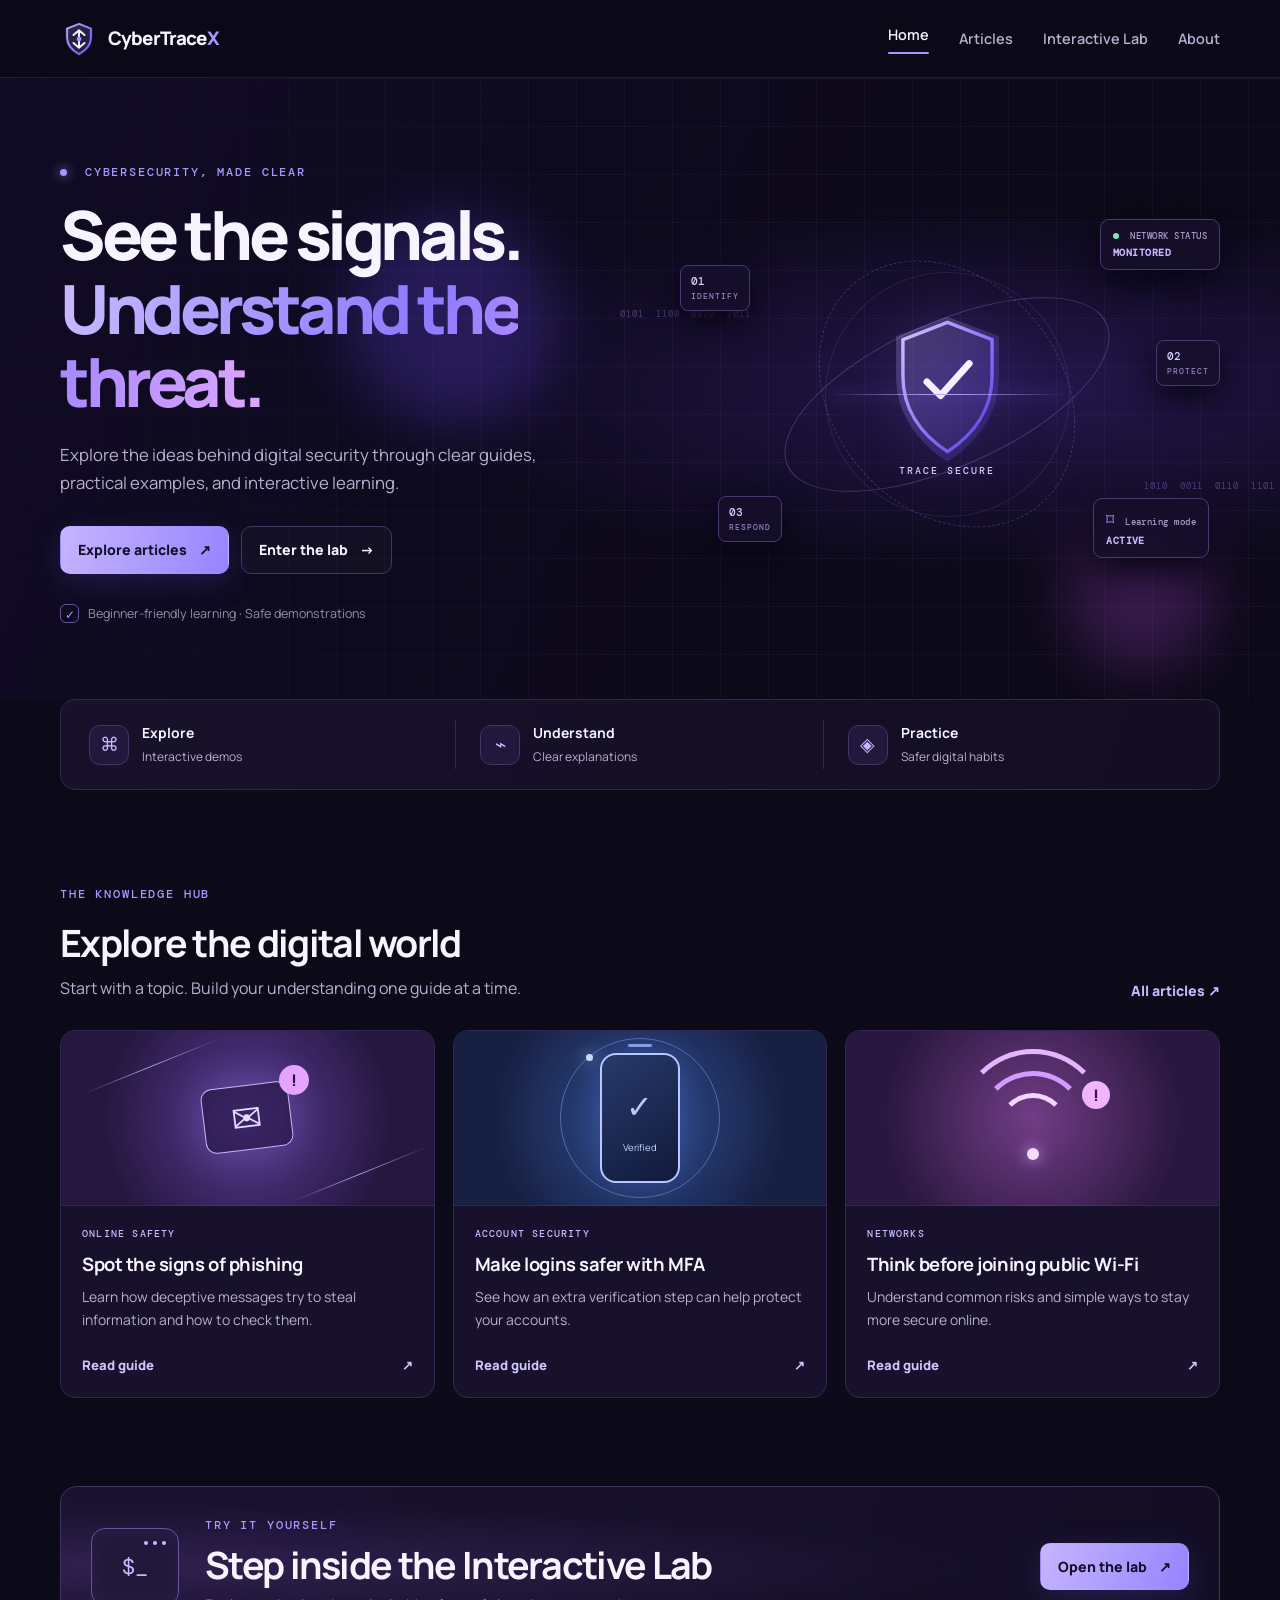
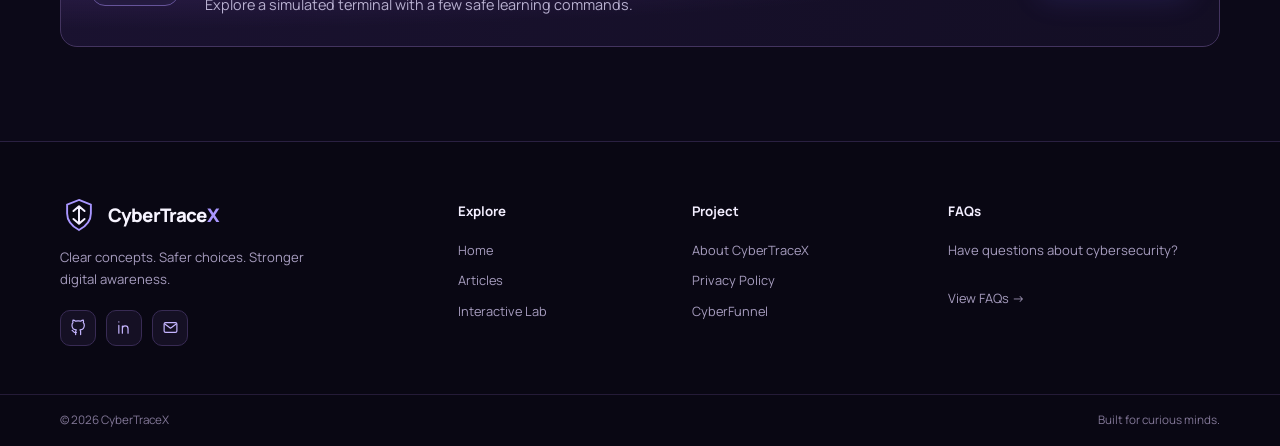
<file: index.html>
<!doctype html>
<html lang="en">
<head>
  <meta charset="utf-8">
  <meta name="viewport" content="width=device-width, initial-scale=1">
  <meta name="theme-color" content="#100b24">
  <meta name="google-site-verification" content="kgRraayxM0-Kqo89R2C2oo0rtzGvhjmLgBOAhAIBMYk" />
  <meta name="description" content="CyberTraceX is an interactive cybersecurity learning platform, knowledge hub, and simulated terminal lab founded and developed by Arusham Tahir.">
  <meta name="author" content="Arusham Tahir">
  <meta property="og:title" content="CyberTraceX — Explore the Digital Frontier">
  <meta property="og:description" content="Interactive cybersecurity guides, practical examples, and a simulated terminal lab. Founded and developed by Arusham Tahir.">
  <meta property="og:url" content="https://cybertracex.vercel.app/">
  <meta property="og:type" content="website">
  <script type="application/ld+json">
  {
    "@context": "https://schema.org",
    "@type": "WebSite",
    "name": "CyberTraceX",
    "url": "https://cybertracex.vercel.app/",
    "founder": {
      "@type": "Person",
      "name": "Arusham Tahir",
      "url": "https://arusham-tahir-portfolio.vercel.app/"
    }
  }
  </script>
  <title>CyberTraceX — Explore the Digital Frontier</title>
  <link rel="stylesheet" href="style.css">
  <link rel="icon" type="image/png" href="/cybertracex-logo.png">
  <script src="script.js" defer></script>
</head>
<body>
<header class="header">
  <a class="brand" href="index.html" aria-label="CyberTraceX home">
    <svg class="brand-mark" viewBox="0 0 48 48" role="img" aria-label="CyberTraceX logo">
      <defs><linearGradient id="brandGradient" x1="0" y1="0" x2="1" y2="1"><stop stop-color="#c4a7ff"/><stop offset="1" stop-color="#6b5cff"/></linearGradient></defs>
      <path d="M24 3 41 10v12c0 11-7 18-17 23C14 40 7 33 7 22V10Z" fill="url(#brandGradient)" opacity=".2"/>
      <path d="M24 5 39 11v11c0 9-6 16-15 21C15 38 9 31 9 22V11Z" fill="none" stroke="url(#brandGradient)" stroke-width="2.4"/>
      <path d="m17 19 7-6 7 6M17 29l7 6 7-6M24 14v20" fill="none" stroke="#f4efff" stroke-width="2.5" stroke-linecap="round" stroke-linejoin="round"/>
      <circle cx="24" cy="24" r="3" fill="#a996ff"/>
    </svg>
    <span>CyberTrace<span class="brand-x">X</span></span>
  </a>
  <button class="menu-toggle" aria-expanded="false" aria-controls="site-nav">Menu <span aria-hidden="true">☰</span></button>
  <nav class="nav" id="site-nav" aria-label="Main navigation">
    <a class="active" href="index.html">Home</a>
    <a href="articles.html">Articles</a>
    <a href="tools.html">Interactive Lab</a>
    <a href="about.html">About</a>
  </nav>
</header>

<main>
  <section class="hero">
    <div class="hero-grid" aria-hidden="true"></div>
    <div class="orb orb-one" aria-hidden="true"></div><div class="orb orb-two" aria-hidden="true"></div>
    <div class="hero-copy">
      <p class="eyebrow"><span class="pulse-dot"></span> CYBERSECURITY, MADE CLEAR</p>
      <h1>See the signals.<br><span>Understand the threat.</span></h1>
      <p class="hero-text">Explore the ideas behind digital security through clear guides, practical examples, and interactive learning.</p>
      <div class="hero-actions">
        <a class="button button-primary" href="articles.html">Explore articles <span aria-hidden="true">↗</span></a>
        <a class="button button-ghost" href="tools.html">Enter the lab <span aria-hidden="true">→</span></a>
      </div>
      <div class="hero-note"><span class="mini-shield">✓</span> Beginner-friendly learning · Safe demonstrations</div>
    </div>
    <div class="hero-visual" aria-label="Animated cybersecurity illustration">
      <div class="visual-scan"></div>
      <div class="orbit orbit-a"></div><div class="orbit orbit-b"></div><div class="orbit orbit-c"></div>
      <div class="visual-node node-a">01 <span>IDENTIFY</span></div>
      <div class="visual-node node-b">02 <span>PROTECT</span></div>
      <div class="visual-node node-c">03 <span>RESPOND</span></div>
      <div class="core-shield">
        <svg viewBox="0 0 120 140" role="img" aria-label="Shield illustration">
          <defs><linearGradient id="shieldGrad" x1="0" y1="0" x2="1" y2="1"><stop stop-color="#d5c4ff"/><stop offset=".55" stop-color="#8c72ff"/><stop offset="1" stop-color="#5140d8"/></linearGradient></defs>
          <path d="M60 5 105 22v35c0 33-19 58-45 75C34 115 15 90 15 57V22Z" fill="url(#shieldGrad)" opacity=".23"/>
          <path d="M60 10 99 25v32c0 29-16 51-39 66C37 108 21 86 21 57V25Z" fill="none" stroke="url(#shieldGrad)" stroke-width="3"/>
          <path d="m42 62 12 12 25-28" fill="none" stroke="#f7f3ff" stroke-width="6" stroke-linecap="round" stroke-linejoin="round"/>
        </svg>
        <span>TRACE SECURE</span>
      </div>
      <div class="float-chip chip-top"><span class="chip-dot"></span> NETWORK STATUS <b>MONITORED</b></div>
      <div class="float-chip chip-bottom"><span class="chip-lock">⌑</span> Learning mode <b>ACTIVE</b></div>
      <div class="data-stream stream-one">0101&nbsp; 1100&nbsp; 0010&nbsp; 1011</div>
      <div class="data-stream stream-two">1010&nbsp; 0011&nbsp; 0110&nbsp; 1101</div>
    </div>
  </section>

  <section class="quick-strip container">
    <div><span class="strip-icon">⌘</span><span><strong>Explore</strong><small>Interactive demos</small></span></div>
    <div><span class="strip-icon">⌁</span><span><strong>Understand</strong><small>Clear explanations</small></span></div>
    <div><span class="strip-icon">◈</span><span><strong>Practice</strong><small>Safer digital habits</small></span></div>
  </section>

  <section class="section container">
    <div class="section-heading">
      <div><p class="eyebrow">THE KNOWLEDGE HUB</p><h2>Explore the digital world</h2><p class="section-lead">Start with a topic. Build your understanding one guide at a time.</p></div>
      <a class="text-link" href="articles.html">All articles <span aria-hidden="true">↗</span></a>
    </div>
    <div class="article-grid">
      <a class="article-card article-purple" href="articles.html#phishing">
        <div class="article-art art-phishing" aria-hidden="true"><span class="art-window">✉</span><span class="art-alert">!</span><span class="art-line line-a"></span><span class="art-line line-b"></span></div>
        <div class="article-content"><span class="tag">ONLINE SAFETY</span><h3>Spot the signs of phishing</h3><p>Learn how deceptive messages try to steal information and how to check them.</p><span class="card-read">Read guide <b>↗</b></span></div>
      </a>
      <a class="article-card article-blue" href="articles.html#mfa">
        <div class="article-art art-mfa" aria-hidden="true"><div class="art-phone"><span></span><i>✓</i><small>Verified</small></div><div class="art-ring"></div></div>
        <div class="article-content"><span class="tag">ACCOUNT SECURITY</span><h3>Make logins safer with MFA</h3><p>See how an extra verification step can help protect your accounts.</p><span class="card-read">Read guide <b>↗</b></span></div>
      </a>
      <a class="article-card article-pink" href="articles.html#wifi">
        <div class="article-art art-wifi" aria-hidden="true"><span class="wifi-arc arc-one"></span><span class="wifi-arc arc-two"></span><span class="wifi-arc arc-three"></span><span class="wifi-dot"></span><span class="wifi-alert">!</span></div>
        <div class="article-content"><span class="tag">NETWORKS</span><h3>Think before joining public Wi-Fi</h3><p>Understand common risks and simple ways to stay more secure online.</p><span class="card-read">Read guide <b>↗</b></span></div>
      </a>
    </div>
  </section>

  <section class="lab-banner container">
    <div class="lab-symbol" aria-hidden="true"><span>$_</span><i></i><i></i><i></i></div>
    <div class="lab-copy"><p class="eyebrow">TRY IT YOURSELF</p><h2>Step inside the Interactive Lab</h2><p>Explore a simulated terminal with a few safe learning commands.</p></div>
    <a class="button button-primary" href="tools.html">Open the lab <span aria-hidden="true">↗</span></a>
  </section>
</main>

<footer class="footer">
  <div class="footer-main container">
    <div class="footer-about">
      <a class="brand footer-brand" href="index.html">
        <svg class="brand-mark" viewBox="0 0 48 48" aria-hidden="true"><path d="M24 5 39 11v11c0 9-6 16-15 21C15 38 9 31 9 22V11Z" fill="none" stroke="#a996ff" stroke-width="2.4"/><path d="m17 19 7-6 7 6M17 29l7 6 7-6M24 14v20" fill="none" stroke="#f4efff" stroke-width="2.5" stroke-linecap="round" stroke-linejoin="round"/></svg>
        <span>CyberTrace<span class="brand-x">X</span></span>
      </a>
      <p>Clear concepts. Safer choices. Stronger digital awareness.</p>
      <div class="socials" aria-label="Social links">
        <a href="https://github.com/arusham-tahir" target="_blank" rel="noopener noreferrer" aria-label="GitHub">
          <svg viewBox="0 0 24 24" aria-hidden="true"><path d="M9 19c-4.3 1.3-4.3-2.5-6-3m12 6v-3.9a3.4 3.4 0 0 0-.9-2.7c3-.3 6.1-1.5 6.1-6.7a5.2 5.2 0 0 0-1.4-3.6 4.8 4.8 0 0 0-.1-3.6S17.5 1.2 15 3.1a13 13 0 0 0-7 0C5.5 1.2 4.3 1.5 4.3 1.5a4.8 4.8 0 0 0-.1 3.6 5.2 5.2 0 0 0-1.4 3.6c0 5.2 3.1 6.4 6.1 6.7A3.4 3.4 0 0 0 8 18v4" /></svg>
        </a>
        <a href="https://www.linkedin.com/in/arusham-tahir-202a54429/" target="_blank" rel="noopener noreferrer" aria-label="LinkedIn">
          <svg viewBox="0 0 24 24" aria-hidden="true"><path d="M4 9v11M4 4v.1M9 20v-6.2a4 4 0 0 1 8 0V20M9 10v10" /></svg>
        </a>
        <a href="mailto:arushamtahir@gmail.com" aria-label="Email">
          <svg viewBox="0 0 24 24" aria-hidden="true"><rect x="3" y="5" width="18" height="14" rx="2"/><path d="m4 7 8 6 8-6"/></svg>
        </a>
      </div>
    </div>
    <div class="footer-links"><h3>Explore</h3><a href="index.html">Home</a><a href="articles.html">Articles</a><a href="tools.html">Interactive Lab</a></div>
    <div class="footer-links"><h3>Project</h3><a href="about.html">About CyberTraceX</a><a href="privacy.html">Privacy Policy</a><a href="https://arusham-tahir.github.io/cyberfunnel/" target="_blank" rel="noopener noreferrer">CyberFunnel</a></div>

<div class="footer-contact"><h3>FAQs</h3><p>Have questions about cybersecurity?</p><a href="faq.html">View FAQs →</a></div>
  </div>
  <div class="footer-bottom"><div class="container"><span>© <span data-year></span> CyberTraceX</span><span>Built for curious minds.</span></div></div>
</footer>
</body>
</html>
</file>
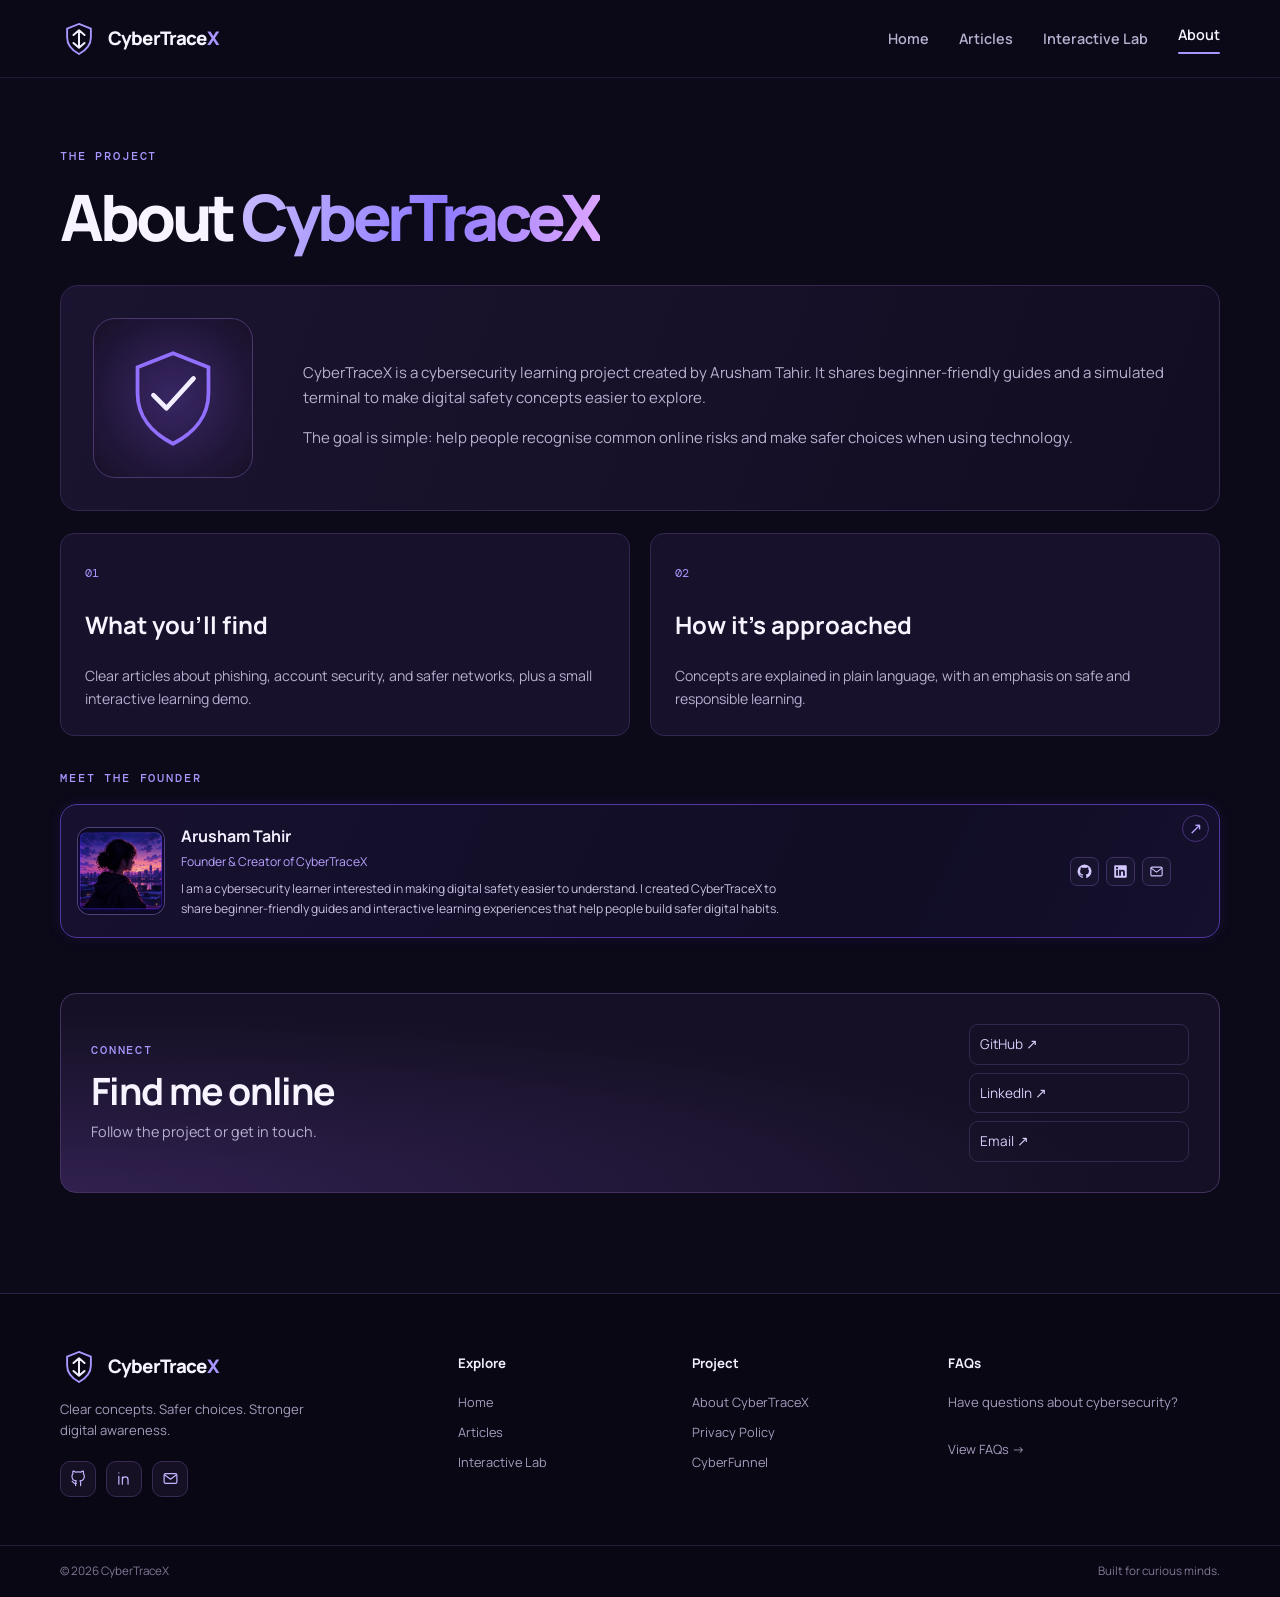
<file: about.html>
<!doctype html>
<html lang="en">
<head>
  <meta charset="utf-8">
  <meta name="viewport" content="width=device-width, initial-scale=1">
  <meta name="description" content="Meet the creator of CyberTraceX, a beginner-friendly cybersecurity learning project.">
  <title>About | CyberTraceX</title>
  <link rel="stylesheet" href="style.css">
  <script src="script.js" defer></script>

  <style>
    .founder-section {
      margin-top: 34px;
    }

    .founder-card {
      position: relative;
      display: grid;
      grid-template-columns: 88px minmax(0, 1fr) auto;
      align-items: center;
      gap: 16px;
      padding: 18px 48px 18px 16px;
      border: 1px solid #5137a2;
      border-radius: 17px;
      background: linear-gradient(115deg, #17112f, #100d25 70%, #15102d);
      box-shadow: 0 0 15px rgba(111, 70, 255, .12);
      transition: border-color .25s ease, box-shadow .25s ease,
                  transform .25s ease;
    }

    .founder-card:hover {
      border-color: #9470ff;
      box-shadow: 0 0 26px rgba(124, 83, 255, .28);
      transform: translateY(-2px);
    }

    .founder-photo {
      display: block;
      width: 88px;
      height: 88px;
      object-fit: cover;
      object-position: center;
      border-radius: 13px;
      border: 1px solid rgba(169, 150, 255, .35);
      background: #211638;
    }

    .founder-info {
      min-width: 0;
    }

    .founder-info h2 {
      margin: 0 0 3px;
      font-size: 1rem;
      color: #f4efff;
    }

    .founder-role {
      margin: 0 0 7px;
      color: #b9a1ff;
      font-size: .76rem;
    }

    .founder-description {
      margin: 0;
      max-width: 600px;
      color: #c9c0df;
      font-size: .76rem;
      line-height: 1.65;
    }

    .founder-socials {
      display: flex;
      align-items: center;
      gap: 7px;
    }

    .founder-socials a {
      display: flex;
      width: 29px;
      height: 29px;
      align-items: center;
      justify-content: center;
      border: 1px solid #403064;
      border-radius: 7px;
      color: #d4c7ff;
      background: rgba(255, 255, 255, .025);
      transition: color .2s ease, background .2s ease,
                  border-color .2s ease;
    }

    .founder-socials a:hover {
      color: #fff;
      background: #6741c7;
      border-color: #a996ff;
    }

    .founder-socials svg {
      width: 15px;
      height: 15px;
    }

    .founder-arrow {
      position: absolute;
      top: 10px;
      right: 10px;
      display: flex;
      width: 27px;
      height: 27px;
      align-items: center;
      justify-content: center;
      border: 1px solid #49327f;
      border-radius: 50%;
      color: #bba8ff;
      text-decoration: none;
      font-size: 1rem;
      transition: background .2s ease, transform .2s ease;
    }

    .founder-card:hover .founder-arrow {
      background: #7048dc;
      color: #fff;
      transform: translate(2px, -2px);
    }

    @media (max-width: 650px) {
      .founder-card {
        grid-template-columns: 68px minmax(0, 1fr);
        gap: 12px;
        padding: 17px 38px 17px 13px;
      }

      .founder-photo {
        width: 68px;
        height: 76px;
      }

      .founder-socials {
        grid-column: 2;
      }

      .founder-description {
        font-size: .74rem;
      }
    }
  </style>
</head>

<body>
<header class="header">
  <a class="brand" href="index.html">
    <svg class="brand-mark" viewBox="0 0 48 48" aria-hidden="true">
      <path d="M24 5 39 11v11c0 9-6 16-15 21C15 38 9 31 9 22V11Z" fill="none" stroke="#a996ff" stroke-width="2.4"/>
      <path d="m17 19 7-6 7 6M17 29l7 6 7-6M24 14v20" fill="none" stroke="#f4efff" stroke-width="2.5" stroke-linecap="round" stroke-linejoin="round"/>
    </svg>
    <span>CyberTrace<span class="brand-x">X</span></span>
  </a>
  <button class="menu-toggle" aria-expanded="false" aria-controls="site-nav">Menu ☰</button>
  <nav class="nav" id="site-nav">
    <a href="index.html">Home</a>
    <a href="articles.html">Articles</a>
    <a href="tools.html">Interactive Lab</a>
    <a class="active" href="about.html">About</a>
  </nav>
</header>

<main class="container page about-page">
  <p class="eyebrow">THE PROJECT</p>
  <h1>About <span class="heading-accent">CyberTraceX</span></h1>

  <div class="about-panel">
    <div class="about-logo">
      <svg viewBox="0 0 120 120" role="img" aria-label="CyberTraceX shield logo">
        <path d="M60 12 98 27v28c0 25-16 43-38 54C38 98 22 80 22 55V27Z" fill="none" stroke="#9270ff" stroke-width="4"/>
        <path d="m39 57 14 14 29-32" fill="none" stroke="#f4efff" stroke-width="5" stroke-linecap="round" stroke-linejoin="round"/>
      </svg>
    </div>
    <div class="about-copy">
      <p>CyberTraceX is a cybersecurity learning project created by Arusham Tahir. It shares beginner-friendly guides and a simulated terminal to make digital safety concepts easier to explore.</p>
      <p>The goal is simple: help people recognise common online risks and make safer choices when using technology.</p>
    </div>
  </div>

  <section class="about-details">
    <div class="detail-card">
      <span class="detail-number">01</span>
      <h2>What you’ll find</h2>
      <p>Clear articles about phishing, account security, and safer networks, plus a small interactive learning demo.</p>
    </div>
    <div class="detail-card">
      <span class="detail-number">02</span>
      <h2>How it’s approached</h2>
      <p>Concepts are explained in plain language, with an emphasis on safe and responsible learning.</p>
    </div>
  </section>

  <section class="founder-section">
    <p class="eyebrow">MEET THE FOUNDER</p>

    <div class="founder-card">
      <!-- Upload your chosen image to the repository as founder.jpg -->
      <img class="founder-photo" src="founder.jpg" alt="Arusham Tahir">

      <div class="founder-info">
        <h2>Arusham Tahir</h2>
        <p class="founder-role">Founder &amp; Creator of CyberTraceX</p>
        <p class="founder-description">
          I am a cybersecurity learner interested in making digital safety easier to understand.
          I created CyberTraceX to share beginner-friendly guides and interactive learning
          experiences that help people build safer digital habits.
        </p>
      </div>

      <div class="founder-socials">
        <a href="https://github.com/arusham-tahir" target="_blank" rel="noopener noreferrer" aria-label="GitHub">
          <svg viewBox="0 0 24 24" aria-hidden="true"><path fill="currentColor" d="M12 .9a11.1 11.1 0 0 0-3.51 21.63c.56.1.76-.24.76-.54v-2.1c-3.1.67-3.76-1.32-3.76-1.32-.5-1.28-1.24-1.62-1.24-1.62-1.01-.69.08-.68.08-.68 1.12.08 1.71 1.15 1.71 1.15 1 1.7 2.63 1.21 3.27.92.1-.72.39-1.21.71-1.49-2.47-.28-5.07-1.24-5.07-5.5 0-1.22.44-2.21 1.15-2.99-.12-.28-.5-1.42.11-2.95 0 0 .94-.3 3.05 1.14a10.6 10.6 0 0 1 5.55 0c2.11-1.44 3.05-1.14 3.05-1.14.61 1.53.23 2.67.11 2.95.72.78 1.15 1.77 1.15 2.99 0 4.27-2.6 5.21-5.08 5.49.4.35.75 1.02.75 2.06v3.09c0 .3.2.65.77.54A11.1 11.1 0 0 0 12 .9Z"/></svg>
        </a>
        <a href="https://www.linkedin.com/in/arusham-tahir-202a54429/" target="_blank" rel="noopener noreferrer" aria-label="LinkedIn">
          <svg viewBox="0 0 24 24" aria-hidden="true"><path fill="currentColor" d="M20.45 2H3.55C2.69 2 2 2.68 2 3.52v16.96c0 .84.69 1.52 1.55 1.52h16.9c.86 0 1.55-.68 1.55-1.52V3.52c0-.84-.69-1.52-1.55-1.52ZM7.93 18.8H4.98V9.3h2.95v9.5ZM6.45 8a1.71 1.71 0 1 1 0-3.42 1.71 1.71 0 0 1 0 3.42ZM19 18.8h-2.95v-4.62c0-1.1-.02-2.52-1.54-2.52-1.55 0-1.79 1.2-1.79 2.44v4.7H9.77V9.3h2.83v1.3h.04c.39-.75 1.36-1.54 2.8-1.54 2.99 0 3.56 1.97 3.56 4.53v5.21Z"/></svg>
        </a>
        <a href="mailto:arushamtahir@gmail.com" aria-label="Email">
          <svg viewBox="0 0 24 24" aria-hidden="true"><rect x="3" y="5" width="18" height="14" rx="2" fill="none" stroke="currentColor" stroke-width="1.8"/><path d="m4 7 8 6 8-6" fill="none" stroke="currentColor" stroke-width="1.8" stroke-linecap="round" stroke-linejoin="round"/></svg>
        </a>
      </div>

      <a class="founder-arrow" href="https://github.com/arusham-tahir" target="_blank" rel="noopener noreferrer" aria-label="Visit founder's GitHub profile">↗</a>
    </div>
  </section>

  <section class="connect-panel">
    <div>
      <p class="eyebrow">CONNECT</p>
      <h2>Find me online</h2>
      <p>Follow the project or get in touch.</p>
    </div>
    <div class="connect-links">
      <a href="https://github.com/arusham-tahir" target="_blank" rel="noopener noreferrer">GitHub ↗</a>
      <a href="https://www.linkedin.com/in/arusham-tahir-202a54429/" target="_blank" rel="noopener noreferrer">LinkedIn ↗</a>
      <a href="mailto:arushamtahir@gmail.com">Email ↗</a>
    </div>
  </section>
</main>

<footer class="footer">
  <div class="footer-main container">
    <div class="footer-about">
      <a class="brand footer-brand" href="index.html">
        <svg class="brand-mark" viewBox="0 0 48 48" aria-hidden="true"><path d="M24 5 39 11v11c0 9-6 16-15 21C15 38 9 31 9 22V11Z" fill="none" stroke="#a996ff" stroke-width="2.4"/><path d="m17 19 7-6 7 6M17 29l7 6 7-6M24 14v20" fill="none" stroke="#f4efff" stroke-width="2.5" stroke-linecap="round" stroke-linejoin="round"/></svg>
        <span>CyberTrace<span class="brand-x">X</span></span>
      </a>
      <p>Clear concepts. Safer choices. Stronger digital awareness.</p>
      <div class="socials" aria-label="Social links">
        <a href="https://github.com/arusham-tahir" target="_blank" rel="noopener noreferrer" aria-label="GitHub">
          <svg viewBox="0 0 24 24" aria-hidden="true"><path d="M9 19c-4.3 1.3-4.3-2.5-6-3m12 6v-3.9a3.4 3.4 0 0 0-.9-2.7c3-.3 6.1-1.5 6.1-6.7a5.2 5.2 0 0 0-1.4-3.6 4.8 4.8 0 0 0-.1-3.6S17.5 1.2 15 3.1a13 13 0 0 0-7 0C5.5 1.2 4.3 1.5 4.3 1.5a4.8 4.8 0 0 0-.1 3.6 5.2 5.2 0 0 0-1.4 3.6c0 5.2 3.1 6.4 6.1 6.7A3.4 3.4 0 0 0 8 18v4" /></svg>
        </a>
        <a href="https://www.linkedin.com/in/arusham-tahir-202a54429/" target="_blank" rel="noopener noreferrer" aria-label="LinkedIn">
          <svg viewBox="0 0 24 24" aria-hidden="true"><path d="M4 9v11M4 4v.1M9 20v-6.2a4 4 0 0 1 8 0V20M9 10v10" /></svg>
        </a>
        <a href="mailto:arushamtahir@gmail.com" aria-label="Email">
          <svg viewBox="0 0 24 24" aria-hidden="true"><rect x="3" y="5" width="18" height="14" rx="2"/><path d="m4 7 8 6 8-6"/></svg>
        </a>
      </div>
    </div>
    <div class="footer-links"><h3>Explore</h3><a href="index.html">Home</a><a href="articles.html">Articles</a><a href="tools.html">Interactive Lab</a></div>
    <div class="footer-links"><h3>Project</h3><a href="about.html">About CyberTraceX</a><a href="privacy.html">Privacy Policy</a><a href="https://arusham-tahir.github.io/cyberfunnel/" target="_blank" rel="noopener noreferrer">CyberFunnel</a></div>

<div class="footer-contact"><h3>FAQs</h3><p>Have questions about cybersecurity?</p><a href="faq.html">View FAQs →</a></div>
  </div>
  <div class="footer-bottom"><div class="container"><span>© <span data-year></span> CyberTraceX</span><span>Built for curious minds.</span></div></div>
</footer>
</body>
</html>
</file>
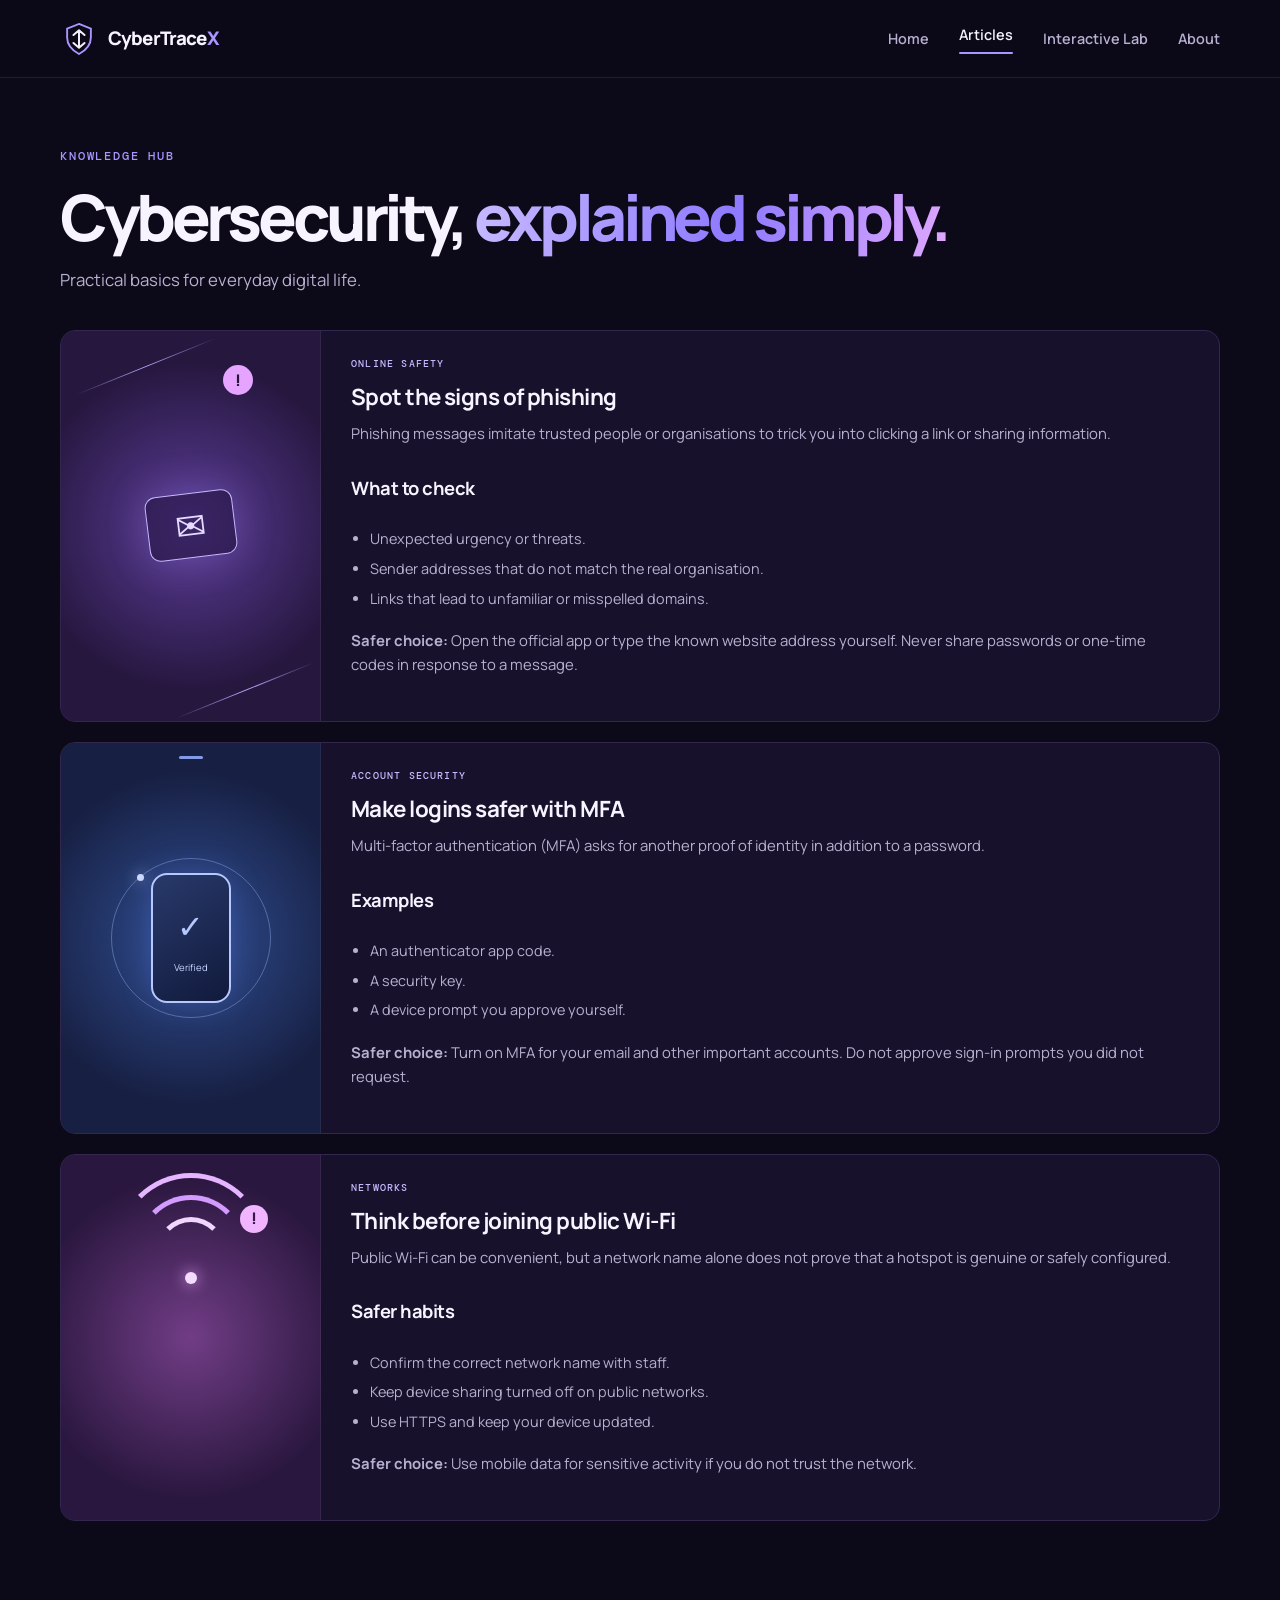
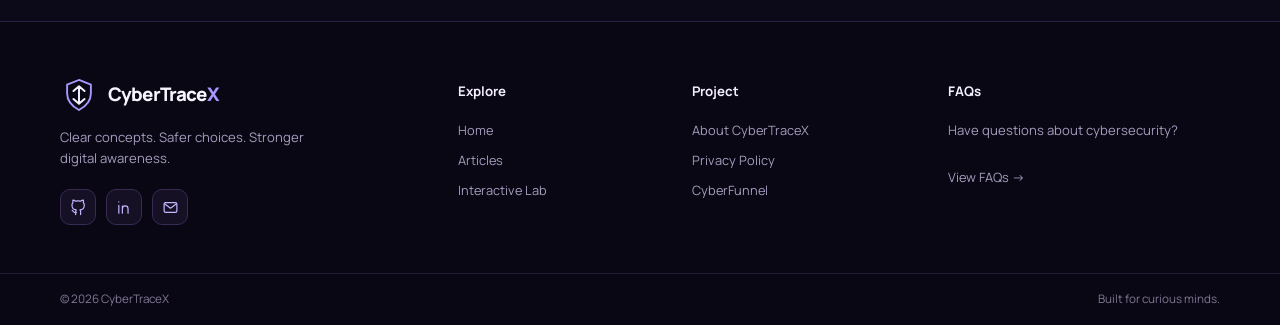
<file: articles.html>
<!doctype html>
<html lang="en">
<head>
  <meta charset="utf-8"><meta name="viewport" content="width=device-width, initial-scale=1">
  <meta name="description" content="Simple guides to phishing, account security, and safer browsing.">
  <title>Articles | CyberTraceX</title><link rel="stylesheet" href="style.css"><script src="script.js" defer></script>
</head>
<body>
<header class="header"><a class="brand" href="index.html"><svg class="brand-mark" viewBox="0 0 48 48" aria-hidden="true"><path d="M24 5 39 11v11c0 9-6 16-15 21C15 38 9 31 9 22V11Z" fill="none" stroke="#a996ff" stroke-width="2.4"/><path d="m17 19 7-6 7 6M17 29l7 6 7-6M24 14v20" fill="none" stroke="#f4efff" stroke-width="2.5" stroke-linecap="round" stroke-linejoin="round"/></svg><span>CyberTrace<span class="brand-x">X</span></span></a><button class="menu-toggle" aria-expanded="false" aria-controls="site-nav">Menu ☰</button><nav class="nav" id="site-nav"><a href="index.html">Home</a><a class="active" href="articles.html">Articles</a><a href="tools.html">Interactive Lab</a><a href="about.html">About</a></nav></header>
<main class="container page">
  <p class="eyebrow">KNOWLEDGE HUB</p><h1>Cybersecurity, <span class="heading-accent">explained simply.</span></h1>
  <p class="page-lead">Practical basics for everyday digital life.</p>
  <div class="article-grid listing-grid">
    <article class="article-card article-purple" id="phishing"><div class="article-art art-phishing" aria-hidden="true"><span class="art-window">✉</span><span class="art-alert">!</span><span class="art-line line-a"></span><span class="art-line line-b"></span></div><div class="article-content"><span class="tag">ONLINE SAFETY</span><h2>Spot the signs of phishing</h2><p>Phishing messages imitate trusted people or organisations to trick you into clicking a link or sharing information.</p><h3>What to check</h3><ul><li>Unexpected urgency or threats.</li><li>Sender addresses that do not match the real organisation.</li><li>Links that lead to unfamiliar or misspelled domains.</li></ul><p><strong>Safer choice:</strong> Open the official app or type the known website address yourself. Never share passwords or one-time codes in response to a message.</p></div></article>
    <article class="article-card article-blue" id="mfa"><div class="article-art art-mfa" aria-hidden="true"><div class="art-phone"><span></span><i>✓</i><small>Verified</small></div><div class="art-ring"></div></div><div class="article-content"><span class="tag">ACCOUNT SECURITY</span><h2>Make logins safer with MFA</h2><p>Multi-factor authentication (MFA) asks for another proof of identity in addition to a password.</p><h3>Examples</h3><ul><li>An authenticator app code.</li><li>A security key.</li><li>A device prompt you approve yourself.</li></ul><p><strong>Safer choice:</strong> Turn on MFA for your email and other important accounts. Do not approve sign-in prompts you did not request.</p></div></article>
    <article class="article-card article-pink" id="wifi"><div class="article-art art-wifi" aria-hidden="true"><span class="wifi-arc arc-one"></span><span class="wifi-arc arc-two"></span><span class="wifi-arc arc-three"></span><span class="wifi-dot"></span><span class="wifi-alert">!</span></div><div class="article-content"><span class="tag">NETWORKS</span><h2>Think before joining public Wi-Fi</h2><p>Public Wi-Fi can be convenient, but a network name alone does not prove that a hotspot is genuine or safely configured.</p><h3>Safer habits</h3><ul><li>Confirm the correct network name with staff.</li><li>Keep device sharing turned off on public networks.</li><li>Use HTTPS and keep your device updated.</li></ul><p><strong>Safer choice:</strong> Use mobile data for sensitive activity if you do not trust the network.</p></div></article>
  </div>
</main>
<footer class="footer">
  <div class="footer-main container">
    <div class="footer-about">
      <a class="brand footer-brand" href="index.html">
        <svg class="brand-mark" viewBox="0 0 48 48" aria-hidden="true"><path d="M24 5 39 11v11c0 9-6 16-15 21C15 38 9 31 9 22V11Z" fill="none" stroke="#a996ff" stroke-width="2.4"/><path d="m17 19 7-6 7 6M17 29l7 6 7-6M24 14v20" fill="none" stroke="#f4efff" stroke-width="2.5" stroke-linecap="round" stroke-linejoin="round"/></svg>
        <span>CyberTrace<span class="brand-x">X</span></span>
      </a>
      <p>Clear concepts. Safer choices. Stronger digital awareness.</p>
      <div class="socials" aria-label="Social links">
        <a href="https://github.com/arusham-tahir" target="_blank" rel="noopener noreferrer" aria-label="GitHub">
          <svg viewBox="0 0 24 24" aria-hidden="true"><path d="M9 19c-4.3 1.3-4.3-2.5-6-3m12 6v-3.9a3.4 3.4 0 0 0-.9-2.7c3-.3 6.1-1.5 6.1-6.7a5.2 5.2 0 0 0-1.4-3.6 4.8 4.8 0 0 0-.1-3.6S17.5 1.2 15 3.1a13 13 0 0 0-7 0C5.5 1.2 4.3 1.5 4.3 1.5a4.8 4.8 0 0 0-.1 3.6 5.2 5.2 0 0 0-1.4 3.6c0 5.2 3.1 6.4 6.1 6.7A3.4 3.4 0 0 0 8 18v4" /></svg>
        </a>
        <a href="https://www.linkedin.com/in/arusham-tahir-202a54429/" target="_blank" rel="noopener noreferrer" aria-label="LinkedIn">
          <svg viewBox="0 0 24 24" aria-hidden="true"><path d="M4 9v11M4 4v.1M9 20v-6.2a4 4 0 0 1 8 0V20M9 10v10" /></svg>
        </a>
        <a href="mailto:arushamtahir@gmail.com" aria-label="Email">
          <svg viewBox="0 0 24 24" aria-hidden="true"><rect x="3" y="5" width="18" height="14" rx="2"/><path d="m4 7 8 6 8-6"/></svg>
        </a>
      </div>
    </div>
    <div class="footer-links"><h3>Explore</h3><a href="index.html">Home</a><a href="articles.html">Articles</a><a href="tools.html">Interactive Lab</a></div>
    <div class="footer-links"><h3>Project</h3><a href="about.html">About CyberTraceX</a><a href="privacy.html">Privacy Policy</a><a href="https://arusham-tahir.github.io/cyberfunnel/" target="_blank" rel="noopener noreferrer">CyberFunnel</a></div>

<div class="footer-contact"><h3>FAQs</h3><p>Have questions about cybersecurity?</p><a href="faq.html">View FAQs →</a></div>
  </div>
  <div class="footer-bottom"><div class="container"><span>© <span data-year></span> CyberTraceX</span><span>Built for curious minds.</span></div></div>
</footer></body></html>
</file>
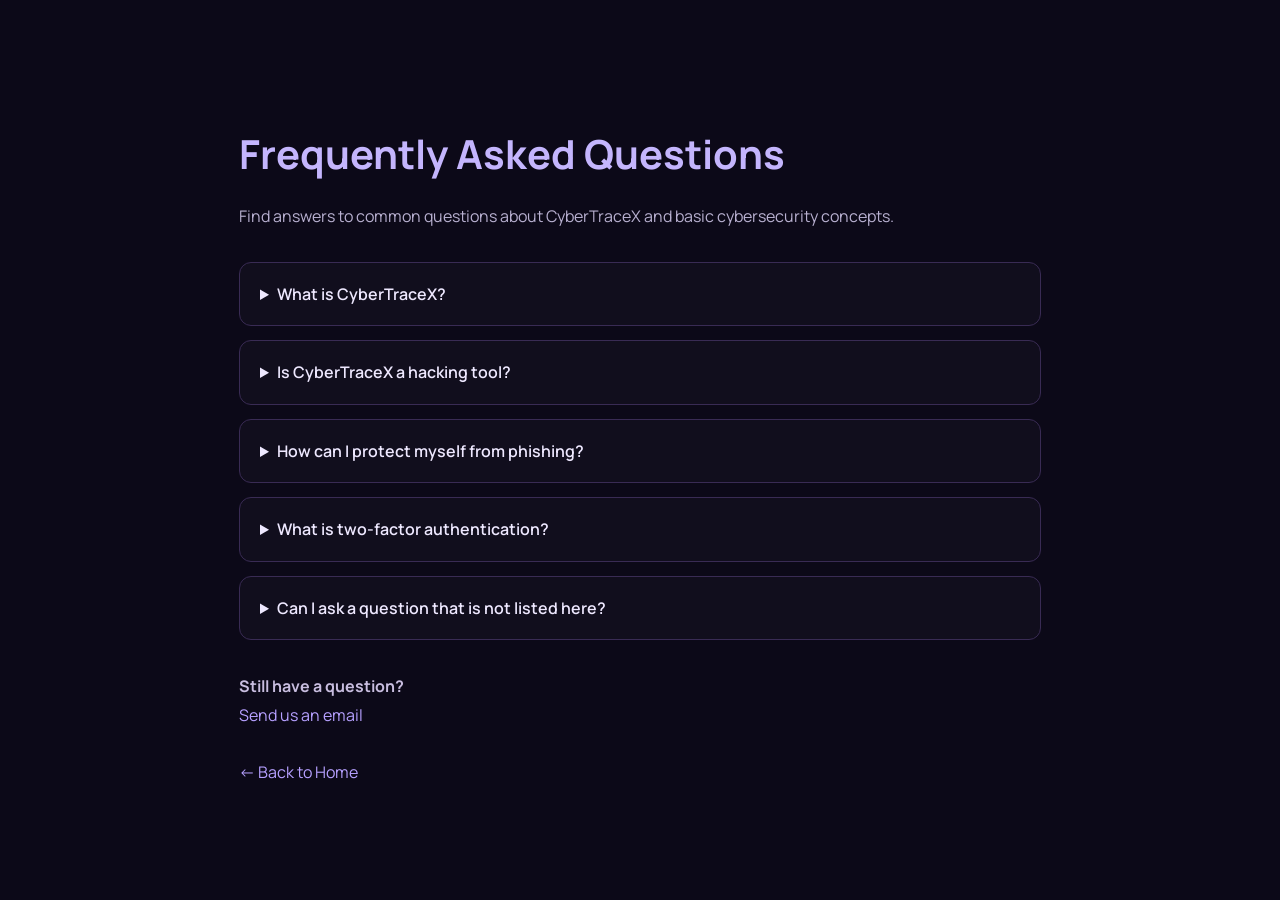
<file: faq.html>
<!DOCTYPE html>
<html lang="en">
<head>
  <meta charset="UTF-8">
  <meta name="viewport" content="width=device-width, initial-scale=1.0">
  <title>FAQs | CyberTraceX</title>
  <link rel="stylesheet" href="style.css">
  <style>
    .faq-page {
      max-width: 850px;
      margin: 70px auto;
      padding: 24px;
    }

    .faq-page h1 {
      color: #c4b5fd;
      font-size: 2.5rem;
      margin-bottom: 12px;
    }

    .faq-intro {
      color: #b8b0d0;
      margin-bottom: 32px;
      line-height: 1.7;
    }

    .faq-item {
      border: 1px solid #392b54;
      border-radius: 12px;
      padding: 18px 20px;
      margin-bottom: 14px;
      background: rgba(255,255,255,0.02);
    }

    .faq-item summary {
      color: #eee8ff;
      font-weight: 600;
      cursor: pointer;
    }

    .faq-item p {
      color: #b8b0d0;
      line-height: 1.7;
      margin: 14px 0 0;
    }

    .faq-contact {
      margin-top: 32px;
      color: #c8bddf;
      line-height: 1.8;
    }

    .faq-contact a {
      color: #b6a0ff;
    }
  </style>
</head>
<body>

  <main class="faq-page">
    <h1>Frequently Asked Questions</h1>
    <p class="faq-intro">
      Find answers to common questions about CyberTraceX
      and basic cybersecurity concepts.
    </p>

    <details class="faq-item">
      <summary>What is CyberTraceX?</summary>
      <p>CyberTraceX is an educational website that helps people
      understand cybersecurity and make safer choices online.</p>
    </details>

    <details class="faq-item">
      <summary>Is CyberTraceX a hacking tool?</summary>
      <p>No. It is designed for cybersecurity awareness and learning.
      Its Interactive Lab uses simulated examples rather than accessing
      or scanning real devices.</p>
    </details>

    <details class="faq-item">
      <summary>How can I protect myself from phishing?</summary>
      <p>Check the sender and website address carefully, avoid
      suspicious links, and never share passwords or verification codes
      with untrusted sources.</p>
    </details>

    <details class="faq-item">
      <summary>What is two-factor authentication?</summary>
      <p>Two-factor authentication adds another verification step
      to your sign-in process, helping protect your account if your
      password is compromised.</p>
    </details>

    <details class="faq-item">
      <summary>Can I ask a question that is not listed here?</summary>
      <p>Yes. You can email the CyberTraceX creator using the contact
      link below. Your question can also help us decide what to add
      to the FAQs in the future.</p>
    </details>

    <div class="faq-contact">
      <strong>Still have a question?</strong><br>
      <a href="mailto:arushamtahir@gmail.com">
        Send us an email
      </a>
      <br><br>
      <a href="index.html">← Back to Home</a>
    </div>
  </main>

</body>
</html>
</file>
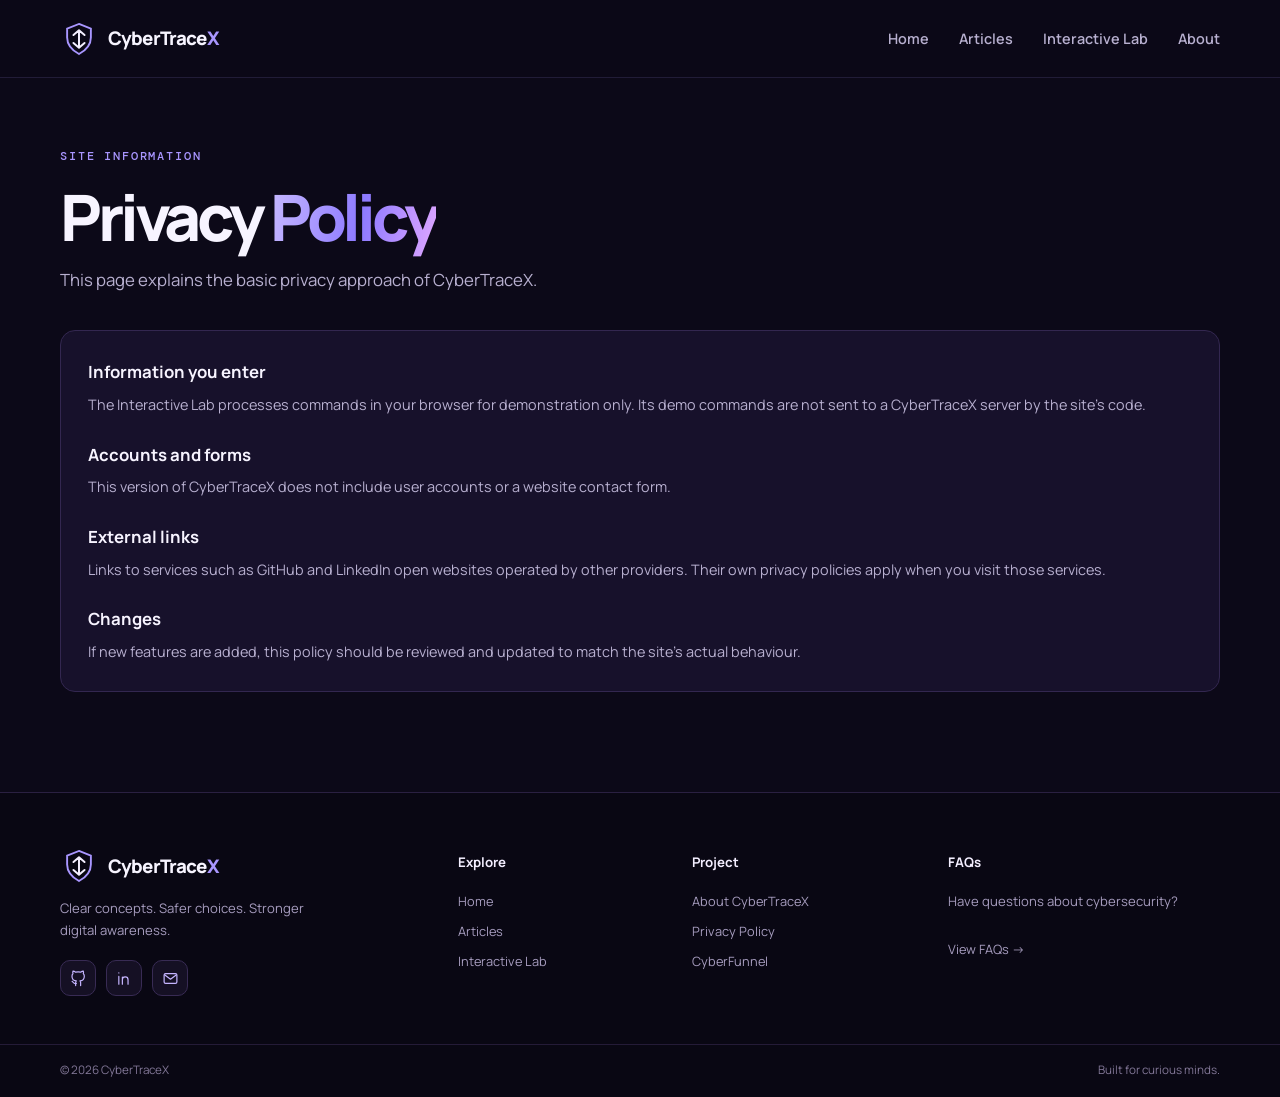
<file: privacy.html>
<!doctype html>
<html lang="en">
<head><meta charset="utf-8"><meta name="viewport" content="width=device-width, initial-scale=1"><title>Privacy Policy | CyberTraceX</title><link rel="stylesheet" href="style.css"><script src="script.js" defer></script></head>
<body>
<header class="header"><a class="brand" href="index.html"><svg class="brand-mark" viewBox="0 0 48 48" aria-hidden="true"><path d="M24 5 39 11v11c0 9-6 16-15 21C15 38 9 31 9 22V11Z" fill="none" stroke="#a996ff" stroke-width="2.4"/><path d="m17 19 7-6 7 6M17 29l7 6 7-6M24 14v20" fill="none" stroke="#f4efff" stroke-width="2.5" stroke-linecap="round" stroke-linejoin="round"/></svg><span>CyberTrace<span class="brand-x">X</span></span></a><button class="menu-toggle" aria-expanded="false" aria-controls="site-nav">Menu ☰</button><nav class="nav" id="site-nav"><a href="index.html">Home</a><a href="articles.html">Articles</a><a href="tools.html">Interactive Lab</a><a href="about.html">About</a></nav></header>
<main class="container page narrow"><p class="eyebrow">SITE INFORMATION</p><h1>Privacy <span class="heading-accent">Policy</span></h1><p class="page-lead">This page explains the basic privacy approach of CyberTraceX.</p><div class="policy-content"><h2>Information you enter</h2><p>The Interactive Lab processes commands in your browser for demonstration only. Its demo commands are not sent to a CyberTraceX server by the site's code.</p><h2>Accounts and forms</h2><p>This version of CyberTraceX does not include user accounts or a website contact form.</p><h2>External links</h2><p>Links to services such as GitHub and LinkedIn open websites operated by other providers. Their own privacy policies apply when you visit those services.</p><h2>Changes</h2><p>If new features are added, this policy should be reviewed and updated to match the site's actual behaviour.</p></div></main>
<footer class="footer">
  <div class="footer-main container">
    <div class="footer-about">
      <a class="brand footer-brand" href="index.html">
        <svg class="brand-mark" viewBox="0 0 48 48" aria-hidden="true"><path d="M24 5 39 11v11c0 9-6 16-15 21C15 38 9 31 9 22V11Z" fill="none" stroke="#a996ff" stroke-width="2.4"/><path d="m17 19 7-6 7 6M17 29l7 6 7-6M24 14v20" fill="none" stroke="#f4efff" stroke-width="2.5" stroke-linecap="round" stroke-linejoin="round"/></svg>
        <span>CyberTrace<span class="brand-x">X</span></span>
      </a>
      <p>Clear concepts. Safer choices. Stronger digital awareness.</p>
      <div class="socials" aria-label="Social links">
        <a href="https://github.com/arusham-tahir" target="_blank" rel="noopener noreferrer" aria-label="GitHub">
          <svg viewBox="0 0 24 24" aria-hidden="true"><path d="M9 19c-4.3 1.3-4.3-2.5-6-3m12 6v-3.9a3.4 3.4 0 0 0-.9-2.7c3-.3 6.1-1.5 6.1-6.7a5.2 5.2 0 0 0-1.4-3.6 4.8 4.8 0 0 0-.1-3.6S17.5 1.2 15 3.1a13 13 0 0 0-7 0C5.5 1.2 4.3 1.5 4.3 1.5a4.8 4.8 0 0 0-.1 3.6 5.2 5.2 0 0 0-1.4 3.6c0 5.2 3.1 6.4 6.1 6.7A3.4 3.4 0 0 0 8 18v4" /></svg>
        </a>
        <a href="https://www.linkedin.com/in/arusham-tahir-202a54429/" target="_blank" rel="noopener noreferrer" aria-label="LinkedIn">
          <svg viewBox="0 0 24 24" aria-hidden="true"><path d="M4 9v11M4 4v.1M9 20v-6.2a4 4 0 0 1 8 0V20M9 10v10" /></svg>
        </a>
        <a href="mailto:arushamtahir@gmail.com" aria-label="Email">
          <svg viewBox="0 0 24 24" aria-hidden="true"><rect x="3" y="5" width="18" height="14" rx="2"/><path d="m4 7 8 6 8-6"/></svg>
        </a>
      </div>
    </div>
    <div class="footer-links"><h3>Explore</h3><a href="index.html">Home</a><a href="articles.html">Articles</a><a href="tools.html">Interactive Lab</a></div>
    <div class="footer-links"><h3>Project</h3><a href="about.html">About CyberTraceX</a><a href="privacy.html">Privacy Policy</a><a href="https://arusham-tahir.github.io/cyberfunnel/" target="_blank" rel="noopener noreferrer">CyberFunnel</a></div>

<div class="footer-contact"><h3>FAQs</h3><p>Have questions about cybersecurity?</p><a href="faq.html">View FAQs →</a></div>
  </div>
  <div class="footer-bottom"><div class="container"><span>© <span data-year></span> CyberTraceX</span><span>Built for curious minds.</span></div></div>
</footer></body></html>
</file>
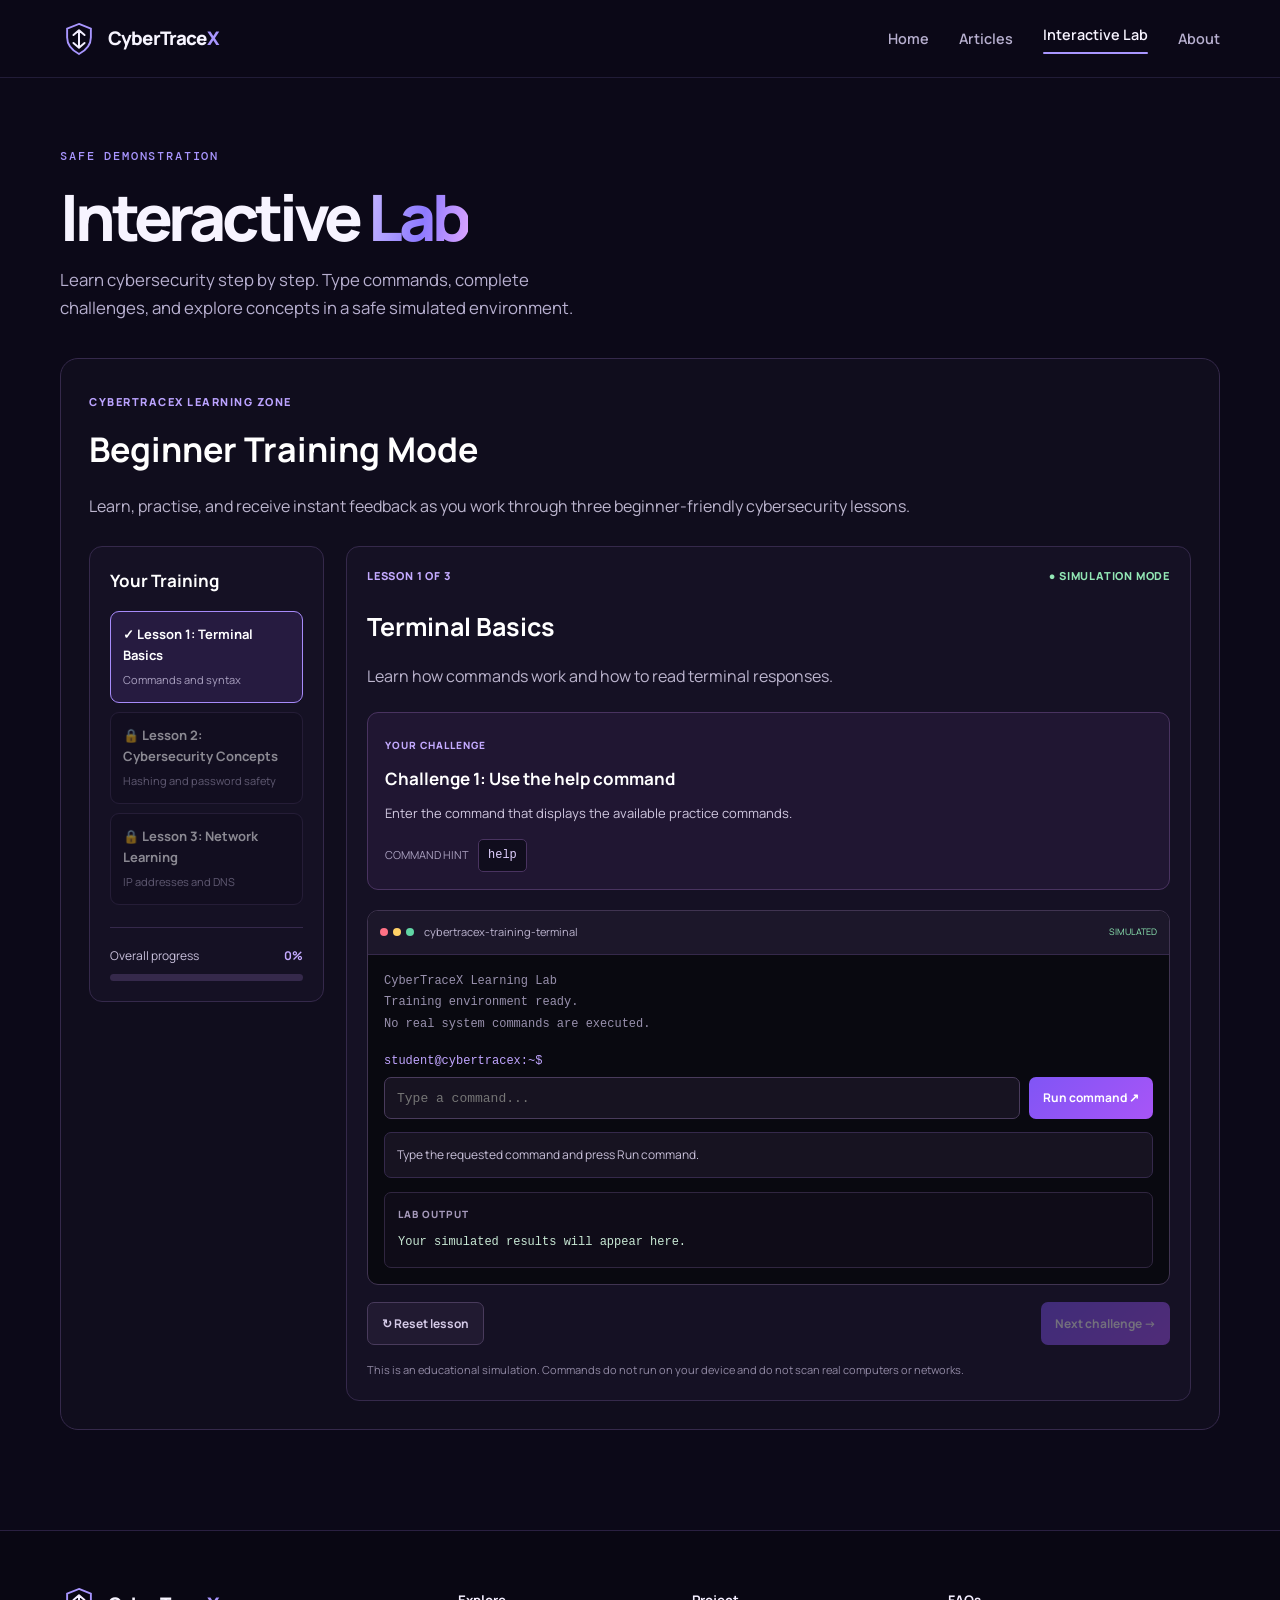
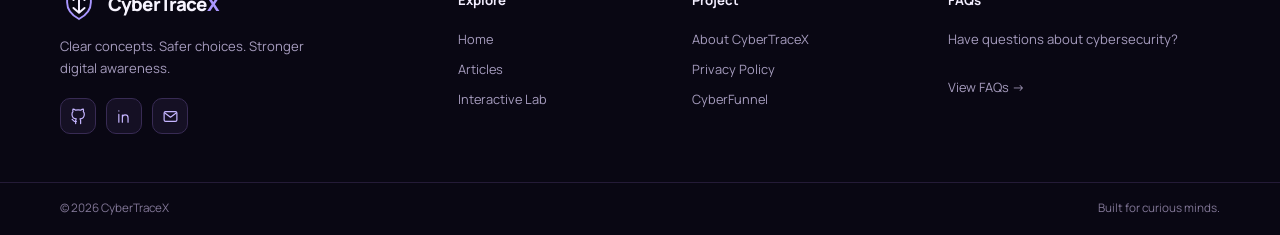
<file: tools.html>
<!doctype html>
<html lang="en">
<head>
  <meta charset="utf-8">
  <meta name="viewport" content="width=device-width, initial-scale=1">
  <meta name="theme-color" content="#0b0a16">
  <title>Interactive Lab | CyberTraceX</title>
  <link rel="stylesheet" href="style.css">
  <script src="script.js" defer></script>

  <style>
    /* CyberTraceX Lab styles only */
    .ctx-training {
      margin-top: 36px;
      padding: 28px;
      color: #f4f0ff;
      background: #100d1d;
      border: 1px solid #35294b;
      border-radius: 18px;
    }

    .ctx-training * { box-sizing: border-box; }

    .ctx-training h2,
    .ctx-training h3,
    .ctx-training h4 { color: #fff; }

    .ctx-training p { line-height: 1.7; }

    .ctx-training-header {
      margin-bottom: 26px;
    }

    .ctx-training-header h2 {
      margin: 8px 0;
      font-size: clamp(25px, 4vw, 34px);
    }

    .ctx-training-header p { color: #bcb5ce; }

    .ctx-training-tag {
      color: #bba3ff;
      font-size: 11px;
      font-weight: 800;
      letter-spacing: 1.5px;
    }

    .ctx-training-grid {
      display: grid;
      grid-template-columns: 235px minmax(0, 1fr);
      gap: 22px;
      align-items: start;
    }

    .ctx-course-sidebar,
    .ctx-course-main {
      min-width: 0;
      padding: 20px;
      border: 1px solid #35294b;
      border-radius: 13px;
      background: #151124;
    }

    .ctx-course-sidebar h3 {
      margin: 0 0 15px;
      font-size: 17px;
    }

    .ctx-lesson-list {
      display: grid;
      gap: 9px;
    }

    .ctx-lesson-btn {
      width: 100%;
      padding: 12px;
      text-align: left;
      color: #c9c1dc;
      background: #100d1d;
      border: 1px solid #35294b;
      border-radius: 9px;
      cursor: pointer;
      font: inherit;
    }

    .ctx-lesson-btn:hover:not(:disabled),
    .ctx-lesson-btn.ctx-selected {
      background: #261b40;
      border-color: #a78bfa;
    }

    .ctx-lesson-btn:disabled {
      opacity: .5;
      cursor: not-allowed;
    }

    .ctx-lesson-btn strong,
    .ctx-lesson-btn small {
      display: block;
    }

    .ctx-lesson-btn strong {
      color: #fff;
      font-size: 13px;
      margin-bottom: 5px;
    }

    .ctx-lesson-btn small {
      color: #aaa1c0;
      font-size: 11px;
    }

    .ctx-progress-area {
      margin-top: 22px;
      padding-top: 18px;
      border-top: 1px solid #35294b;
    }

    .ctx-progress-info {
      display: flex;
      justify-content: space-between;
      gap: 8px;
      margin-bottom: 9px;
      color: #c9c1dc;
      font-size: 12px;
    }

    .ctx-progress-info strong { color: #c4aaff; }

    .ctx-progress-track {
      height: 7px;
      overflow: hidden;
      background: #35294b;
      border-radius: 9px;
    }

    #ctx-progress-bar {
      width: 0;
      height: 100%;
      background: linear-gradient(90deg, #8055f5, #c084fc);
      transition: width .25s ease;
    }

    .ctx-course-meta {
      display: flex;
      justify-content: space-between;
      align-items: center;
      gap: 10px;
      flex-wrap: wrap;
      margin-bottom: 20px;
      color: #c3aaff;
      font-size: 11px;
      font-weight: 800;
      letter-spacing: .8px;
    }

    .ctx-simulation-label { color: #92e7b5; }

    .ctx-course-main > h3 {
      margin: 0 0 8px;
      font-size: 25px;
    }

    .ctx-course-description {
      color: #bcb5ce;
      margin-bottom: 22px;
    }

    .ctx-challenge-card {
      padding: 17px;
      margin-bottom: 20px;
      background: #201632;
      border: 1px solid #493360;
      border-radius: 11px;
    }

    .ctx-challenge-card > span {
      color: #c3aaff;
      font-size: 10px;
      font-weight: 800;
      letter-spacing: 1px;
    }

    .ctx-challenge-card h4 {
      margin: 9px 0;
      font-size: 17px;
    }

    .ctx-challenge-card p {
      margin: 0 0 14px;
      color: #d0c8e0;
      font-size: 13px;
    }

    .ctx-hint-row {
      display: flex;
      align-items: center;
      gap: 9px;
      flex-wrap: wrap;
      color: #aaa1c0;
      font-size: 11px;
    }

    .ctx-hint-row code {
      padding: 6px 9px;
      color: #e0d0ff;
      background: #100d1d;
      border: 1px solid #493360;
      border-radius: 5px;
      font-size: 12px;
    }

    .ctx-terminal-window {
      overflow: hidden;
      background: #090910;
      border: 1px solid #403451;
      border-radius: 11px;
    }

    .ctx-terminal-bar {
      display: flex;
      align-items: center;
      gap: 10px;
      padding: 12px;
      color: #bdb5d0;
      background: #1c172a;
      border-bottom: 1px solid #35294b;
      font-size: 11px;
    }

    .ctx-terminal-dots {
      display: flex;
      gap: 5px;
    }

    .ctx-terminal-dots i {
      display: block;
      width: 8px;
      height: 8px;
      background: #9b83cb;
      border-radius: 50%;
    }

    .ctx-terminal-dots i:first-child { background: #ff7185; }
    .ctx-terminal-dots i:nth-child(2) { background: #ffd166; }
    .ctx-terminal-dots i:nth-child(3) { background: #61d6a5; }

    .ctx-terminal-name {
      overflow-wrap: anywhere;
    }

    .ctx-terminal-badge {
      margin-left: auto;
      color: #8de7b3;
      font-size: 9px;
    }

    .ctx-terminal-content { padding: 16px; }

    .ctx-terminal-welcome {
      margin-bottom: 19px;
      color: #9890ad;
      font: 12px/1.8 monospace;
    }

    .ctx-terminal-prompt {
      display: block;
      margin-bottom: 9px;
      color: #c0a5ff;
      font: 12px monospace;
    }

    .ctx-terminal-form {
      display: flex;
      gap: 9px;
    }

    .ctx-terminal-form input {
      width: 100%;
      min-width: 0;
      flex: 1;
      padding: 12px;
      color: #f4efff;
      background: #171321;
      border: 1px solid #493b5c;
      border-radius: 7px;
      outline: none;
      font: 13px monospace;
    }

    .ctx-terminal-form input:focus {
      border-color: #b09aff;
      box-shadow: 0 0 0 2px #a78bfa25;
    }

    .ctx-run-btn,
    .ctx-next-btn,
    .ctx-reset-btn {
      padding: 11px 14px;
      border-radius: 7px;
      font: inherit;
      font-size: 12px;
      font-weight: 700;
      cursor: pointer;
    }

    .ctx-run-btn,
    .ctx-next-btn {
      color: #fff;
      background: linear-gradient(135deg, #8055f5, #a855f7);
      border: 0;
    }

    .ctx-reset-btn {
      color: #d5cbe8;
      background: #211a31;
      border: 1px solid #493b5c;
    }

    .ctx-feedback {
      margin-top: 13px;
      padding: 12px;
      color: #c7bfd8;
      background: #171321;
      border: 1px solid #35294b;
      border-radius: 7px;
      font-size: 12px;
      line-height: 1.7;
    }

    .ctx-feedback.ctx-correct {
      color: #9df0c0;
      background: #10231a;
      border-color: #285940;
    }

    .ctx-feedback.ctx-incorrect {
      color: #ffbac5;
      background: #29151e;
      border-color: #653344;
    }

    .ctx-output-box {
      margin-top: 14px;
      padding: 13px;
      background: #0f0c18;
      border: 1px solid #302640;
      border-radius: 7px;
    }

    .ctx-output-label {
      margin-bottom: 9px;
      color: #a69abb;
      font-size: 10px;
      font-weight: 800;
      letter-spacing: 1px;
    }

    #ctx-training-output {
      margin: 0;
      color: #c8e8d4;
      white-space: pre-wrap;
      overflow-wrap: anywhere;
      font: 12px/1.8 monospace;
    }

    .ctx-training-actions {
      display: flex;
      justify-content: space-between;
      gap: 10px;
      flex-wrap: wrap;
      margin-top: 17px;
    }

    .ctx-next-btn:disabled {
      opacity: .4;
      cursor: not-allowed;
    }

    .ctx-training-note {
      margin: 16px 0 0;
      color: #928aa5;
      font-size: 11px;
      line-height: 1.7;
    }

    @media (max-width: 760px) {
      .ctx-training { padding: 18px; }
      .ctx-training-grid { grid-template-columns: 1fr; }
      .ctx-course-sidebar, .ctx-course-main { padding: 16px; }
      .ctx-course-main > h3 { font-size: 22px; }
      .ctx-terminal-form { flex-direction: column; }
      .ctx-run-btn { width: 100%; }
    }

    @media (prefers-reduced-motion: reduce) {
      .ctx-training * { transition: none !important; }
    }
  </style>
</head>

<body>
<header class="header">
  <a class="brand" href="index.html">
    <svg class="brand-mark" viewBox="0 0 48 48" aria-hidden="true">
      <path d="M24 5 39 11v11c0 9-6 16-15 21C15 38 9 31 9 22V11Z" fill="none" stroke="#a996ff" stroke-width="2.4"/>
      <path d="m17 19 7-6 7 6M17 29l7 6 7-6M24 14v20" fill="none" stroke="#f4efff" stroke-width="2.5" stroke-linecap="round" stroke-linejoin="round"/>
    </svg>
    <span>CyberTrace<span class="brand-x">X</span></span>
  </a>
  <button class="menu-toggle" aria-expanded="false" aria-controls="site-nav">Menu ☰</button>
  <nav class="nav" id="site-nav">
    <a href="index.html">Home</a>
    <a href="articles.html">Articles</a>
    <a class="active" href="tools.html">Interactive Lab</a>
    <a href="about.html">About</a>
  </nav>
</header>

<main class="container page">
  <p class="eyebrow">SAFE DEMONSTRATION</p>
  <h1>Interactive <span class="heading-accent">Lab</span></h1>
  <p class="page-lead">
    Learn cybersecurity step by step. Type commands, complete challenges,
    and explore concepts in a safe simulated environment.
  </p>

  <section class="ctx-training" id="ctx-training-lab">
    <div class="ctx-training-header">
      <span class="ctx-training-tag">CYBERTRACEX LEARNING ZONE</span>
      <h2>Beginner Training Mode</h2>
      <p>
        Learn, practise, and receive instant feedback as you work through
        three beginner-friendly cybersecurity lessons.
      </p>
    </div>

    <div class="ctx-training-grid">
      <aside class="ctx-course-sidebar">
        <h3>Your Training</h3>
        <div class="ctx-lesson-list" id="ctx-lesson-list"></div>

        <div class="ctx-progress-area">
          <div class="ctx-progress-info">
            <span>Overall progress</span>
            <strong id="ctx-progress-text">0%</strong>
          </div>
          <div class="ctx-progress-track">
            <div id="ctx-progress-bar"></div>
          </div>
        </div>
      </aside>

      <div class="ctx-course-main">
        <div class="ctx-course-meta">
          <span id="ctx-lesson-number">LESSON 1 OF 3</span>
          <span class="ctx-simulation-label">● SIMULATION MODE</span>
        </div>

        <h3 id="ctx-lesson-title">Terminal Basics</h3>
        <p class="ctx-course-description" id="ctx-lesson-description">
          Learn how commands work in a terminal.
        </p>

        <div class="ctx-challenge-card">
          <span>YOUR CHALLENGE</span>
          <h4 id="ctx-challenge-title">Challenge 1</h4>
          <p id="ctx-challenge-description">
            Type the command shown in the hint.
          </p>
          <div class="ctx-hint-row">
            <span>COMMAND HINT</span>
            <code id="ctx-command-hint">help</code>
          </div>
        </div>

        <div class="ctx-terminal-window">
          <div class="ctx-terminal-bar">
            <div class="ctx-terminal-dots"><i></i><i></i><i></i></div>
            <span class="ctx-terminal-name">cybertracex-training-terminal</span>
            <span class="ctx-terminal-badge">SIMULATED</span>
          </div>

          <div class="ctx-terminal-content">
            <div class="ctx-terminal-welcome">
              CyberTraceX Learning Lab<br>
              Training environment ready.<br>
              No real system commands are executed.
            </div>

            <label class="ctx-terminal-prompt" for="ctx-command-input">
              student@cybertracex:~$
            </label>

            <form class="ctx-terminal-form" id="ctx-command-form" autocomplete="off">
              <input
                id="ctx-command-input"
                name="command"
                type="text"
                placeholder="Type a command..."
                autocomplete="off"
                spellcheck="false"
                autocapitalize="off"
                required
              >
              <button class="ctx-run-btn" type="submit">Run command ↗</button>
            </form>

            <div class="ctx-feedback" id="ctx-feedback" role="status" aria-live="polite">
              Waiting for your command...
            </div>

            <div class="ctx-output-box">
              <div class="ctx-output-label">LAB OUTPUT</div>
              <pre id="ctx-training-output">Your simulated results will appear here.</pre>
            </div>
          </div>
        </div>

        <div class="ctx-training-actions">
          <button class="ctx-reset-btn" id="ctx-reset-btn" type="button">
            ↻ Reset lesson
          </button>
          <button class="ctx-next-btn" id="ctx-next-btn" type="button" disabled>
            Next challenge →
          </button>
        </div>

        <p class="ctx-training-note">
          This is an educational simulation. Commands do not run on your
          device and do not scan real computers or networks.
        </p>
      </div>
    </div>
  </section>
</main>

<footer class="footer">
  <div class="footer-main container">
    <div class="footer-about">
      <a class="brand footer-brand" href="index.html">
        <svg class="brand-mark" viewBox="0 0 48 48" aria-hidden="true">
          <path d="M24 5 39 11v11c0 9-6 16-15 21C15 38 9 31 9 22V11Z" fill="none" stroke="#a996ff" stroke-width="2.4"/>
          <path d="m17 19 7-6 7 6M17 29l7 6 7-6M24 14v20" fill="none" stroke="#f4efff" stroke-width="2.5" stroke-linecap="round" stroke-linejoin="round"/>
        </svg>
        <span>CyberTrace<span class="brand-x">X</span></span>
      </a>
      <p>Clear concepts. Safer choices. Stronger digital awareness.</p>
      <div class="socials" aria-label="Social links">
        <a href="https://github.com/arusham-tahir" target="_blank" rel="noopener noreferrer" aria-label="GitHub">
          <svg viewBox="0 0 24 24" aria-hidden="true"><path d="M9 19c-4.3 1.3-4.3-2.5-6-3m12 6v-3.9a3.4 3.4 0 0 0-.9-2.7c3-.3 6.1-1.5 6.1-6.7a5.2 5.2 0 0 0-1.4-3.6 4.8 4.8 0 0 0-.1-3.6S17.5 1.2 15 3.1a13 13 0 0 0-7 0C5.5 1.2 4.3 1.5 4.3 1.5a4.8 4.8 0 0 0-.1 3.6 5.2 5.2 0 0 0-1.4 3.6c0 5.2 3.1 6.4 6.1 6.7A3.4 3.4 0 0 0 8 18v4" /></svg>
        </a>
        <a href="https://www.linkedin.com/in/arusham-tahir-202a54429/" target="_blank" rel="noopener noreferrer" aria-label="LinkedIn">
          <svg viewBox="0 0 24 24" aria-hidden="true"><path d="M4 9v11M4 4v.1M9 20v-6.2a4 4 0 0 1 8 0V20M9 10v10" /></svg>
        </a>
        <a href="mailto:arushamtahir@gmail.com" aria-label="Email">
          <svg viewBox="0 0 24 24" aria-hidden="true"><rect x="3" y="5" width="18" height="14" rx="2"/><path d="m4 7 8 6 8-6"/></svg>
        </a>
      </div>
    </div>

    <div class="footer-links">
      <h3>Explore</h3>
      <a href="index.html">Home</a>
      <a href="articles.html">Articles</a>
      <a href="tools.html">Interactive Lab</a>
    </div>

    <div class="footer-links">
      <h3>Project</h3>
      <a href="about.html">About CyberTraceX</a>
      <a href="privacy.html">Privacy Policy</a>
      <a href="https://arusham-tahir.github.io/cyberfunnel/" target="_blank" rel="noopener noreferrer">CyberFunnel</a>
    </div>

    <div class="footer-contact">
      <h3>FAQs</h3>
      <p>Have questions about cybersecurity?</p>
      <a href="faq.html">View FAQs →</a>
    </div>
  </div>

  <div class="footer-bottom">
    <div class="container">
      <span>© <span data-year></span> CyberTraceX</span>
      <span>Built for curious minds.</span>
    </div>
  </div>
</footer>

<script>
(() => {
  "use strict";

  const root = document.getElementById("ctx-training-lab");
  if (!root || root.dataset.initialized === "true") return;
  root.dataset.initialized = "true";

  const lessons = [
    {
      title: "Terminal Basics",
      subtitle: "Commands and syntax",
      description: "Learn how commands work and how to read terminal responses.",
      challenges: [
        {
          title: "Use the help command",
          description: "Enter the command that displays the available practice commands.",
          hint: "help",
          output: "Available simulated commands:\nhelp       - Show available commands\nabout      - Learn about this lab\ncheck      - Run a sample status check\nclear      - Clear the output"
        },
        {
          title: "Explore the lab",
          description: "Find out what this training lab is designed to do.",
          hint: "about",
          output: "CyberTraceX Training Lab\nPurpose: Beginner cybersecurity education\nMode: Safe simulation\nReal system access: None"
        },
        {
          title: "Run a sample check",
          description: "Run the lab's simulated status check.",
          hint: "check",
          output: "Sample status check complete.\nTraining environment: Ready\nReal device scan: Not performed"
        }
      ]
    },
    {
      title: "Cybersecurity Concepts",
      subtitle: "Hashing and password safety",
      description: "Explore basic security concepts using educational examples.",
      challenges: [
        {
          title: "Learn about hashing",
          description: "Display an explanation of hashing.",
          hint: "hash-demo",
          output: "HASHING DEMONSTRATION\nHashing transforms input data into a fixed-length digest.\nIt can help verify data integrity. Passwords should be stored using suitable password-hashing methods.\nThis is a conceptual example, not a real hashing calculation."
        },
        {
          title: "Review password safety",
          description: "Display practical password safety recommendations.",
          hint: "password-tips",
          output: "PASSWORD SAFETY TIPS\n1. Use long, unique passwords.\n2. Consider using a password manager.\n3. Enable multi-factor authentication.\n4. Never share verification codes.\n5. Change passwords if an account is compromised."
        },
        {
          title: "Review a sample security log",
          description: "Inspect a fictional security event.",
          hint: "log-review",
          output: "SAMPLE SECURITY LOG\nEvent: Multiple unsuccessful sign-in attempts\nSource: Fictional training record\nSuggested action: Review the activity and follow the appropriate security process.\nThis is fictional data."
        }
      ]
    },
    {
      title: "Network Learning",
      subtitle: "IP addresses and DNS",
      description: "Understand networking through fictional sample results.",
      challenges: [
        {
          title: "Understand a sample IP",
          description: "Display information about an example IP address.",
          hint: "ip-info",
          output: "SAMPLE IP INFORMATION\nAddress: 192.0.2.10\nThis address belongs to a range reserved for documentation examples.\nNo real device has been contacted."
        },
        {
          title: "Learn about DNS",
          description: "Display a basic explanation of DNS.",
          hint: "dns-demo",
          output: "DNS DEMONSTRATION\nDNS stands for Domain Name System.\nIt helps translate domain names into IP addresses.\nA browser can use DNS to help locate a website's server.\nNo real DNS lookup was performed."
        },
        {
          title: "Review a simulated network",
          description: "Display a fictional network summary.",
          hint: "network-demo",
          output: "SIMULATED NETWORK SUMMARY\nExample devices: 3\nExample services: Web, DNS\nStatus: Training scenario loaded\nReal network scan: Not performed"
        }
      ]
    }
  ];

  const $ = (id) => document.getElementById(id);
  const lessonList = $("ctx-lesson-list");
  const lessonNumber = $("ctx-lesson-number");
  const lessonTitle = $("ctx-lesson-title");
  const lessonDescription = $("ctx-lesson-description");
  const challengeTitle = $("ctx-challenge-title");
  const challengeDescription = $("ctx-challenge-description");
  const commandHint = $("ctx-command-hint");
  const commandInput = $("ctx-command-input");
  const commandForm = $("ctx-command-form");
  const feedback = $("ctx-feedback");
  const output = $("ctx-training-output");
  const nextButton = $("ctx-next-btn");
  const resetButton = $("ctx-reset-btn");
  const progressText = $("ctx-progress-text");
  const progressBar = $("ctx-progress-bar");

  let currentLesson = 0;
  let currentChallenge = 0;
  let unlockedLessons = 1;
  const completed = new Set();

  const totalChallenges = lessons.reduce(
    (sum, lesson) => sum + lesson.challenges.length, 0
  );

  const key = (lesson, challenge) => `${lesson}-${challenge}`;

  function updateProgress() {
    const percent = Math.round(completed.size / totalChallenges * 100);
    progressText.textContent = `${percent}%`;
    progressBar.style.width = `${percent}%`;
  }

  function renderLessonList() {
    lessonList.replaceChildren();

    lessons.forEach((lesson, index) => {
      const unlocked = index < unlockedLessons;
      const button = document.createElement("button");
      button.type = "button";
      button.className = "ctx-lesson-btn";

      if (index === currentLesson) button.classList.add("ctx-selected");
      button.disabled = !unlocked;

      const title = document.createElement("strong");
      title.textContent = `${unlocked ? "✓" : "🔒"} Lesson ${index + 1}: ${lesson.title}`;

      const subtitle = document.createElement("small");
      subtitle.textContent = lesson.subtitle;

      button.append(title, subtitle);

      if (unlocked) {
        button.addEventListener("click", () => {
          currentLesson = index;
          currentChallenge = 0;
          renderChallenge();
        });
      }

      lessonList.appendChild(button);
    });
  }

  function renderChallenge() {
    const lesson = lessons[currentLesson];
    const challenge = lesson.challenges[currentChallenge];
    const isCompleted = completed.has(key(currentLesson, currentChallenge));

    lessonNumber.textContent = `LESSON ${currentLesson + 1} OF ${lessons.length}`;
    lessonTitle.textContent = lesson.title;
    lessonDescription.textContent = lesson.description;
    challengeTitle.textContent = `Challenge ${currentChallenge + 1}: ${challenge.title}`;
    challengeDescription.textContent = challenge.description;
    commandHint.textContent = challenge.hint;
    commandInput.value = "";
    output.textContent = "Your simulated results will appear here.";

    feedback.className = "ctx-feedback";
    feedback.textContent = isCompleted
      ? "You have already completed this challenge. You can practise it again."
      : "Type the requested command and press Run command.";

    const lastChallenge = currentChallenge === lesson.challenges.length - 1;
    const finalChallenge = currentLesson === lessons.length - 1 && lastChallenge;

    nextButton.disabled = !isCompleted || finalChallenge;
    nextButton.textContent = finalChallenge
      ? "Training complete ✓"
      : lastChallenge ? "Unlock next lesson →" : "Next challenge →";

    renderLessonList();
    updateProgress();
  }

  function runCommand() {
    const command = commandInput.value.trim().toLowerCase();
    if (!command) return;

    if (command === "clear") {
      output.textContent = "Output cleared. Your progress has not changed.";
      feedback.className = "ctx-feedback";
      feedback.textContent = "Output cleared. Continue your challenge.";
      return;
    }

    const challenge = lessons[currentLesson].challenges[currentChallenge];

    if (command !== challenge.hint) {
      feedback.className = "ctx-feedback ctx-incorrect";
      feedback.textContent = "Not quite! Check the command hint and try again.";
      output.textContent = "No matching training command.\nTip: Check the spelling of the requested command.";
      return;
    }

    completed.add(key(currentLesson, currentChallenge));
    output.textContent = challenge.output;
    feedback.className = "ctx-feedback ctx-correct";
    feedback.textContent = "Correct! Challenge completed. Read the result, then continue.";

    const lessonComplete = lessons[currentLesson].challenges.every((_, index) =>
      completed.has(key(currentLesson, index))
    );

    if (lessonComplete && currentLesson < lessons.length - 1) {
      unlockedLessons = Math.max(unlockedLessons, currentLesson + 2);
    }

    renderLessonList();
    updateProgress();

    const lastChallenge = currentChallenge === lessons[currentLesson].challenges.length - 1;
    const finalChallenge = currentLesson === lessons.length - 1 && lastChallenge;

    nextButton.disabled = finalChallenge;
    nextButton.textContent = finalChallenge
      ? "Training complete ✓"
      : lastChallenge ? "Unlock next lesson →" : "Next challenge →";

    if (finalChallenge) {
      feedback.textContent = "Excellent work! You completed all three training lessons.";
    }
  }

  commandForm.addEventListener("submit", (event) => {
    event.preventDefault();
    runCommand();
  });

  nextButton.addEventListener("click", () => {
    const challenge = lessons[currentLesson].challenges[currentChallenge];
    if (!completed.has(key(currentLesson, currentChallenge))) return;

    if (currentChallenge < challengeCount(currentLesson) - 1) {
      currentChallenge++;
    } else if (currentLesson < lessons.length - 1 &&
               currentLesson + 1 < unlockedLessons) {
      currentLesson++;
      currentChallenge = 0;
    } else {
      return;
    }

    renderChallenge();
  });

  function challengeCount(index) {
    return lessons[index].challenges.length;
  }

  resetButton.addEventListener("click", () => {
    lessons[currentLesson].challenges.forEach((_, index) => {
      completed.delete(key(currentLesson, index));
    });

    unlockedLessons = Math.min(unlockedLessons, currentLesson + 1);
    currentChallenge = 0;
    renderChallenge();
  });

  renderChallenge();
})();
</script>
</body>
</html>
</file>
<file: style.css>
@import url('https://fonts.googleapis.com/css2?family=DM+Mono:wght@400;500&family=Manrope:wght@400;500;600;700;800&display=swap');
:root{color-scheme:dark;--bg:#0c0918;--bg2:#100b24;--panel:#17112b;--panel2:#1d1636;--text:#f7f4ff;--muted:#b8b0d0;--line:#332750;--purple:#a996ff;--purple2:#7562ff;--pink:#e2a5ff;--blue:#9bbdff;--max:1160px}
*{box-sizing:border-box}html{scroll-behavior:smooth;scroll-padding-top:90px}body{margin:0;background:var(--bg);color:var(--text);font-family:Manrope,Arial,sans-serif;line-height:1.65}a{color:inherit;text-decoration:none}a:hover{color:#d6caff}button,input{font:inherit}.header{height:78px;padding:0 max(22px,calc((100% - var(--max))/2));display:flex;align-items:center;justify-content:space-between;gap:24px;border-bottom:1px solid rgba(169,150,255,.14);background:rgba(12,9,24,.9);backdrop-filter:blur(18px);position:sticky;top:0;z-index:20}.brand{display:inline-flex;align-items:center;gap:10px;font-size:1.17rem;font-weight:800;letter-spacing:-.045em;white-space:nowrap}.brand-mark{width:38px;height:38px;flex:none}.brand-x{color:var(--purple)}.nav{display:flex;align-items:center;gap:30px}.nav a{color:var(--muted);font-size:.9rem;font-weight:600;transition:color .2s}.nav a:hover,.nav a.active{color:var(--text)}.nav a.active:after{content:"";display:block;height:2px;border-radius:2px;background:var(--purple);margin-top:6px}.menu-toggle{display:none;background:var(--panel);border:1px solid var(--line);color:var(--text);border-radius:9px;padding:7px 12px}.container{width:min(var(--max),calc(100% - 44px));margin:0 auto}
.hero{position:relative;isolation:isolate;min-height:560px;overflow:hidden;padding:86px max(22px,calc((100% - var(--max))/2)) 76px;display:grid;grid-template-columns:1.04fr .96fr;align-items:center;gap:24px;background:radial-gradient(ellipse at 80% 50%,#24164c 0,transparent 42%),linear-gradient(115deg,#100b24,#0c0918 75%)}.hero-grid{position:absolute;inset:0;z-index:-2;background-image:linear-gradient(rgba(169,150,255,.055) 1px,transparent 1px),linear-gradient(90deg,rgba(169,150,255,.055) 1px,transparent 1px);background-size:48px 48px;mask-image:linear-gradient(90deg,transparent,#000 45%,#000)}.hero-copy{position:relative;z-index:2;max-width:610px}.eyebrow{font:500 .72rem/1.5 "DM Mono",monospace;letter-spacing:.16em;color:var(--purple);margin:0 0 17px}.pulse-dot{display:inline-block;width:7px;height:7px;border-radius:50%;background:#a996ff;margin-right:9px;box-shadow:0 0 12px #a996ff;animation:pulse 1.8s infinite}.hero h1,.page h1{font-size:clamp(2.6rem,5.3vw,4.65rem);line-height:1.08;letter-spacing:-.065em;margin:0 0 23px;font-weight:800}.hero h1 span,.heading-accent{background:linear-gradient(100deg,#c8baff,#8d7aff 55%,#e0a7ff);-webkit-background-clip:text;background-clip:text;color:transparent}.hero-text,.page-lead{color:var(--muted);font-size:1.05rem;max-width:540px;margin:0}.hero-actions{display:flex;flex-wrap:wrap;gap:12px;margin-top:30px}.button{display:inline-flex;align-items:center;justify-content:center;gap:12px;padding:11px 17px;border-radius:10px;font-weight:800;font-size:.88rem;border:1px solid transparent;transition:transform .2s,box-shadow .2s,border-color .2s}.button:hover{transform:translateY(-2px);text-decoration:none}.button-primary{color:#130e29;background:linear-gradient(110deg,#c5b5ff,#9783ff);box-shadow:0 8px 30px rgba(117,98,255,.18)}.button-primary:hover{color:#130e29;box-shadow:0 10px 34px rgba(117,98,255,.35)}.button-ghost{border-color:#44365f;background:rgba(255,255,255,.025);color:var(--text)}.hero-note{display:flex;align-items:center;gap:9px;color:#968caf;font-size:.78rem;margin-top:30px}.mini-shield{width:19px;height:19px;display:grid;place-items:center;border:1px solid #65559a;border-radius:6px;color:var(--purple)}
.hero-visual{height:390px;position:relative;display:grid;place-items:center;perspective:700px}.orb{position:absolute;border-radius:50%;filter:blur(30px);opacity:.25}.orb-one{width:210px;height:210px;background:#6f4cff;top:22%;left:27%;animation:float 7s ease-in-out infinite}.orb-two{width:150px;height:150px;background:#b74cde;right:5%;bottom:5%;animation:float 8s ease-in-out infinite reverse}.orbit{position:absolute;border:1px solid rgba(169,150,255,.27);border-radius:50%;transform:rotate(-24deg)}.orbit-a{width:350px;height:145px;animation:orbit 14s linear infinite}.orbit-b{width:290px;height:230px;transform:rotate(50deg);border-style:dashed;animation:orbit 22s linear infinite reverse}.orbit-c{width:245px;height:245px;border-color:rgba(169,150,255,.13);animation:orbit 26s linear infinite}.core-shield{position:relative;z-index:3;width:170px;display:flex;flex-direction:column;align-items:center;filter:drop-shadow(0 0 28px rgba(139,113,255,.35));animation:float 5s ease-in-out infinite}.core-shield svg{width:145px;height:160px}.core-shield span{font:500 .65rem "DM Mono",monospace;letter-spacing:.19em;color:#d5caff;margin-top:-7px}.visual-scan{position:absolute;width:240px;height:1px;background:linear-gradient(90deg,transparent,#b8a5ff,transparent);z-index:4;animation:scan 5s ease-in-out infinite;box-shadow:0 0 18px #927cff}.visual-node{position:absolute;z-index:4;font:500 .7rem "DM Mono",monospace;color:#d9d0ff;padding:8px 10px;border:1px solid #49396e;background:rgba(22,15,44,.85);border-radius:8px;box-shadow:0 10px 30px #080513}.visual-node span{display:block;font-size:.53rem;letter-spacing:.12em;color:#9385bf;margin-top:3px}.node-a{top:17%;left:1%}.node-b{right:0;top:36%}.node-c{left:8%;bottom:12%}.float-chip{position:absolute;z-index:5;padding:10px 12px;border:1px solid #49396e;background:rgba(21,15,42,.92);border-radius:9px;font:500 .58rem "DM Mono",monospace;letter-spacing:.05em;color:#a89dc9;box-shadow:0 12px 35px #080513}.float-chip b{display:block;color:#c8baff;font-size:.6rem;margin-top:4px}.chip-top{right:0;top:5%}.chip-bottom{right:2%;bottom:8%}.chip-dot{display:inline-block;width:6px;height:6px;background:#82e5c2;border-radius:50%;margin-right:6px}.chip-lock{color:var(--purple);font-size:1rem;margin-right:5px}.data-stream{position:absolute;font: .58rem "DM Mono",monospace;letter-spacing:.1em;color:rgba(176,158,255,.35);white-space:nowrap;animation:stream 12s linear infinite}.stream-one{top:28%;left:-10%}.stream-two{bottom:25%;right:-10%;animation-direction:reverse}
.quick-strip{display:grid;grid-template-columns:repeat(3,1fr);border:1px solid var(--line);border-radius:15px;background:linear-gradient(110deg,#17112a,#130e23);padding:20px 28px;margin-top:-1px;position:relative}.quick-strip>div{display:flex;align-items:center;gap:13px;padding:2px 24px;border-right:1px solid var(--line)}.quick-strip>div:first-child{padding-left:0}.quick-strip>div:last-child{border:0}.strip-icon{width:40px;height:40px;border:1px solid #443564;background:#21183d;color:#c6b8ff;border-radius:11px;display:grid;place-items:center;font-size:1.2rem}.quick-strip strong,.quick-strip small{display:block}.quick-strip strong{font-size:.87rem}.quick-strip small{font-size:.75rem;color:var(--muted);margin-top:2px}
.section{padding-top:96px;padding-bottom:88px}.section-heading{display:flex;justify-content:space-between;align-items:end;gap:24px;margin-bottom:28px}.section-heading h2,.lab-copy h2,.connect-panel h2{font-size:clamp(1.7rem,3vw,2.35rem);line-height:1.2;letter-spacing:-.045em;margin:0 0 10px}.section-lead{color:var(--muted);margin:0}.text-link{color:#c8baff;font-weight:800;font-size:.88rem;white-space:nowrap}.article-grid{display:grid;grid-template-columns:repeat(3,minmax(0,1fr));gap:18px}.article-card{display:flex;flex-direction:column;overflow:hidden;background:var(--panel);border:1px solid var(--line);border-radius:15px;transition:transform .25s,border-color .25s,box-shadow .25s;scroll-margin-top:100px}.article-card:hover{transform:translateY(-5px);border-color:#6651a0;box-shadow:0 20px 50px rgba(0,0,0,.18);text-decoration:none;color:var(--text)}.article-art{height:175px;position:relative;overflow:hidden;display:grid;place-items:center;border-bottom:1px solid rgba(255,255,255,.06)}.article-purple .article-art{background:radial-gradient(circle at 50% 50%,#5c3d98,#26173f 70%)}.article-blue .article-art{background:radial-gradient(circle at 50% 50%,#304f93,#171f42 72%)}.article-pink .article-art{background:radial-gradient(circle at 50% 50%,#713d86,#2a173f 72%)}.art-window{width:88px;height:65px;border:1px solid #c9b8ff;border-radius:11px;display:grid;place-items:center;font-size:2.3rem;color:#e5dcff;background:rgba(20,11,42,.45);box-shadow:0 0 40px rgba(169,150,255,.25);transform:rotate(-7deg)}.art-alert{position:absolute;right:calc(50% - 62px);top:34px;width:30px;height:30px;display:grid;place-items:center;border-radius:50%;background:#e4a4ff;color:#291339;font-weight:900;animation:pulse 2s infinite}.art-line{position:absolute;height:1px;background:linear-gradient(90deg,transparent,#bdabff,transparent);width:150px;transform:rotate(-22deg)}.line-a{top:35px;left:4%}.line-b{bottom:30px;right:0}.art-phone{z-index:2;width:80px;height:130px;border:2px solid #b5c8ff;border-radius:16px;background:linear-gradient(145deg,#28396a,#111a3c);display:flex;flex-direction:column;align-items:center;justify-content:center;gap:7px;box-shadow:0 0 30px #607be64d}.art-phone>span{width:24px;height:3px;border-radius:3px;background:#839be7;position:absolute;top:13px}.art-phone i{font-style:normal;font-size:2rem;color:#b6c9ff}.art-phone small{font-size:.6rem;color:#c8d4ff}.art-ring{position:absolute;width:160px;height:160px;border:1px solid #9bbdff65;border-radius:50%;animation:orbit 15s linear infinite}.art-ring:after{content:"";position:absolute;width:7px;height:7px;border-radius:50%;background:#d0dcff;top:15px;left:25px;box-shadow:0 0 15px #b8c8ff}.wifi-arc{position:absolute;border:5px solid transparent;border-top-color:#e5b6ff;border-radius:50%;transform:rotate(0deg)}.arc-one{width:150px;height:150px;top:18px}.arc-two{width:110px;height:110px;top:40px;border-top-color:#d39aff}.arc-three{width:70px;height:70px;top:62px;border-top-color:#f1d6ff}.wifi-dot{position:absolute;top:117px;width:12px;height:12px;border-radius:50%;background:#f4dcff;box-shadow:0 0 15px #e4a4ff}.wifi-alert{position:absolute;right:calc(50% - 77px);top:50px;width:28px;height:28px;border-radius:50%;background:#f1b4ff;color:#381747;display:grid;place-items:center;font-weight:900}.article-content{padding:21px;display:flex;flex-direction:column;flex:1}.tag{align-self:flex-start;color:#c8baff;font:500 .62rem "DM Mono",monospace;letter-spacing:.12em}.article-content h3,.article-content h2{font-size:1.15rem;line-height:1.35;margin:12px 0 9px;letter-spacing:-.025em}.article-content p{font-size:.87rem;color:var(--muted);margin:0 0 18px}.card-read{margin-top:auto;display:flex;justify-content:space-between;color:#d0c4ff;font-size:.82rem;font-weight:800;padding-top:5px}.article-content ul{padding-left:19px;color:var(--muted);font-size:.9rem}.article-content li{padding:3px 0}.listing-grid{grid-template-columns:1fr;gap:20px}.listing-grid .article-card{display:grid;grid-template-columns:260px 1fr}.listing-grid .article-art{height:100%;min-height:290px;border-bottom:0;border-right:1px solid rgba(255,255,255,.06)}.listing-grid .article-content{padding:26px 30px}.listing-grid .article-content h2{font-size:1.4rem}.listing-grid .article-content p{font-size:.93rem}.lab-banner{display:flex;align-items:center;gap:26px;padding:30px;margin-bottom:94px;border:1px solid #43345f;border-radius:17px;background:radial-gradient(ellipse at 5% 50%,#30204f,transparent 55%),linear-gradient(100deg,#1a1230,#130e24)}.lab-symbol{width:88px;height:78px;flex:none;border:1px solid #66549a;border-radius:14px;display:grid;place-items:center;background:#21183a;color:#c7b8ff;font:1.4rem "DM Mono",monospace;position:relative;box-shadow:inset 0 0 25px #9b7cff12}.lab-symbol i{position:absolute;width:4px;height:4px;border-radius:50%;background:#c9baff;right:12px;top:12px}.lab-symbol i:nth-of-type(2){right:21px;top:12px}.lab-symbol i:nth-of-type(3){right:30px;top:12px}.lab-copy{flex:1}.lab-copy .eyebrow{margin-bottom:7px}.lab-copy h2{margin-bottom:6px}.lab-copy p:last-child{margin:0;color:var(--muted);font-size:.9rem}
.footer{background:#090713;border-top:1px solid #2a2041}.footer-main{display:grid;grid-template-columns:1.5fr .8fr .9fr 1.15fr;gap:44px;padding-top:54px;padding-bottom:48px}.footer-brand{margin-bottom:13px}.footer-about p,.footer-contact p{font-size:.82rem;color:#a69cbe;max-width:270px;margin:0 0 17px}.footer-links,.footer-contact{display:flex;flex-direction:column;align-items:flex-start;gap:9px}.footer-links h3,.footer-contact h3{font-size:.83rem;margin:5px 0 8px;color:#f3eeff}.footer-links a,.footer-contact a{color:#a69cbe;font-size:.8rem;transition:color .2s}.footer-links a:hover,.footer-contact a:hover{color:#d2c6ff}.socials{display:flex;gap:10px;margin-top:19px}.socials a{width:36px;height:36px;border:1px solid #382b54;border-radius:10px;display:grid;place-items:center;color:#c5b5ff;background:#151024;transition:background .2s,border-color .2s}.socials a:hover{background:#261a43;border-color:#806bc5}.socials svg{width:17px;height:17px;fill:none;stroke:currentColor;stroke-width:1.7;stroke-linecap:round;stroke-linejoin:round}.footer-bottom{border-top:1px solid #241b37;color:#827797;font-size:.73rem}.footer-bottom .container{display:flex;justify-content:space-between;gap:18px;padding-top:16px;padding-bottom:16px}
.page{padding-top:70px;padding-bottom:100px;min-height:65vh}.page h1{font-size:clamp(2.5rem,5vw,4rem);margin-bottom:15px}.page-lead{margin-bottom:36px}.about-panel{display:grid;grid-template-columns:180px 1fr;gap:30px;align-items:center;margin-top:34px;padding:32px;border:1px solid var(--line);border-radius:18px;background:linear-gradient(110deg,#1b1430,#120d22)}.about-logo{display:grid;place-items:center;width:160px;height:160px;border-radius:22px;background:radial-gradient(circle,#35235c,#171027);border:1px solid #49376e}.about-logo svg{width:112px;height:112px;filter:drop-shadow(0 0 20px #7961e355)}.about-panel h2{font-size:1.55rem;margin:0 0 12px}.about-panel p{color:var(--muted);font-size:.94rem}.about-panel p:last-child{margin-bottom:0}.about-details{display:grid;grid-template-columns:1fr 1fr;gap:20px;margin-top:22px}.about-details>div{padding:24px;border:1px solid var(--line);border-radius:14px;background:var(--panel)}.detail-number{font: .75rem "DM Mono",monospace;color:var(--purple)}.about-details h3{margin:10px 0 5px}.about-details p{font-size:.88rem;color:var(--muted);margin:0}.connect-panel{display:flex;justify-content:space-between;align-items:center;gap:30px;margin-top:55px;padding:30px;border:1px solid #45335f;border-radius:16px;background:radial-gradient(ellipse at 0 100%,#30204f,transparent 65%),#151025}.connect-panel .eyebrow{margin-bottom:8px}.connect-panel h2{margin-bottom:7px}.connect-panel p:last-child{margin:0;color:var(--muted);font-size:.9rem}.connect-links{min-width:220px;display:grid;gap:8px}.connect-links a{display:flex;align-items:center;gap:10px;padding:8px 10px;border:1px solid #35284e;border-radius:9px;color:#d8cefa;font-size:.85rem}.connect-links a>span:last-child{margin-left:auto;color:#a996ff}.connect-icon{display:grid;place-items:center;width:26px;height:26px;background:#261b41;border-radius:7px;font-size:.7rem;font-weight:800}.policy-content{padding:27px;border:1px solid var(--line);border-radius:15px;background:var(--panel)}.policy-content h2{font-size:1.05rem;margin:24px 0 7px}.policy-content h2:first-child{margin-top:0}.policy-content p{font-size:.9rem;color:var(--muted);margin:0}
.terminal{margin-top:30px;border:1px solid #40315e;border-radius:15px;overflow:hidden;background:#0a0812;box-shadow:0 20px 60px #0002}.terminal-top{height:48px;padding:0 16px;display:flex;align-items:center;gap:14px;background:#171127;border-bottom:1px solid #302342;color:#a99dc9;font: .7rem "DM Mono",monospace}.terminal-lights{display:flex;gap:6px}.terminal-lights i{width:8px;height:8px;background:#78669d;border-radius:50%}.terminal-lights i:first-child{background:#f0a4cb}.terminal-lights i:nth-child(2){background:#eac48e}.terminal-lights i:nth-child(3){background:#9bdfb6}.terminal-badge{margin-left:auto;padding:4px 7px;border:1px solid #3b2d57;border-radius:5px;color:#bbaaff;font-size:.58rem}.terminal-output{min-height:230px;max-height:390px;overflow:auto;padding:22px;font:.86rem/1.8 "DM Mono",monospace}.terminal-output p{margin:0 0 5px;overflow-wrap:anywhere;color:#d6cdef}.terminal-output .term-muted{color:#887ba9}.terminal-output .result{color:#b9a7ff}.terminal-output code{color:#c3b4ff}.terminal-form{display:flex;align-items:center;gap:12px;padding:14px 16px;border-top:1px solid #302342}.terminal-form label{font:1rem "DM Mono",monospace;color:#a996ff}.terminal-form input{flex:1;min-width:0;border:0;outline:0;background:transparent;color:#f7f4ff;font:.86rem "DM Mono",monospace}.command-chips{display:flex;align-items:center;flex-wrap:wrap;gap:9px;margin-top:16px;color:var(--muted);font-size:.8rem}.command-chips button{border:1px solid #3b2d57;border-radius:7px;background:#17112b;color:#cbbfff;padding:5px 10px;cursor:pointer}.command-chips button:hover{border-color:#8c78df}
@keyframes pulse{0%,100%{opacity:1;box-shadow:0 0 12px #a996ff}50%{opacity:.55;box-shadow:0 0 4px #a996ff}}@keyframes float{0%,100%{transform:translateY(0)}50%{transform:translateY(-12px)}}@keyframes orbit{from{transform:rotate(0)}to{transform:rotate(360deg)}}@keyframes scan{0%,100%{transform:translateY(-100px);opacity:0}20%,80%{opacity:.8}50%{transform:translateY(100px);opacity:.45}}@keyframes stream{from{transform:translateX(0)}to{transform:translateX(80px)}}
@media(prefers-reduced-motion:reduce){*,*::before,*::after{animation-duration:.01ms!important;animation-iteration-count:1!important;scroll-behavior:auto!important;transition:none!important}}
@media(max-width:900px){.hero{grid-template-columns:1fr 0.85fr;gap:5px;padding-top:65px}.hero-visual{transform:scale(.9);margin:0 -20px}.footer-main{grid-template-columns:1.3fr 1fr;gap:35px}.quick-strip{padding:17px}.quick-strip>div{padding:2px 14px}.listing-grid .article-card{grid-template-columns:220px 1fr}.listing-grid .article-art{min-height:300px}}
@media(max-width:680px){.header{height:auto;min-height:70px;flex-wrap:wrap;padding-top:14px;padding-bottom:14px}.menu-toggle{display:inline-flex;gap:9px;align-items:center}.nav{display:none;flex-basis:100%;align-items:flex-start;flex-direction:column;gap:13px;padding:12px 0 5px}.nav.open{display:flex}.nav a.active:after{display:none}.hero{grid-template-columns:1fr;padding-top:62px;padding-bottom:30px}.hero h1{font-size:clamp(2.6rem,11vw,4rem)}.hero-visual{height:320px;max-width:470px;width:100%;margin:10px auto 0;transform:none}.quick-strip{grid-template-columns:1fr;gap:0;margin-top:12px}.quick-strip>div,.quick-strip>div:first-child{padding:12px 0;border-right:0;border-bottom:1px solid var(--line)}.quick-strip>div:last-child{border-bottom:0}.section{padding-top:70px;padding-bottom:65px}.section-heading{align-items:flex-start;flex-direction:column;gap:15px}.article-grid{grid-template-columns:1fr}.article-art{height:190px}.lab-banner{align-items:flex-start;flex-wrap:wrap;padding:22px;margin-bottom:65px}.lab-symbol{width:65px;height:65px}.lab-copy{min-width:180px}.lab-banner>.button{width:100%}.footer-main{grid-template-columns:1fr 1fr;gap:30px 20px;padding-top:38px;padding-bottom:34px}.footer-about{grid-column:1/-1}.footer-bottom .container{flex-direction:column;gap:4px}.page{padding-top:52px;padding-bottom:70px}.listing-grid .article-card{display:flex}.listing-grid .article-art{height:180px;min-height:0;border-right:0;border-bottom:1px solid rgba(255,255,255,.06)}.listing-grid .article-content{padding:22px}.about-panel{grid-template-columns:1fr;padding:23px;gap:22px}.about-logo{width:125px;height:125px}.about-logo svg{width:88px;height:88px}.about-details{grid-template-columns:1fr}.connect-panel{align-items:flex-start;flex-direction:column;padding:23px}.connect-links{width:100%}.terminal-output{padding:16px}.terminal-form{padding:12px}.terminal-form .button{padding:9px 11px}}
</file>
